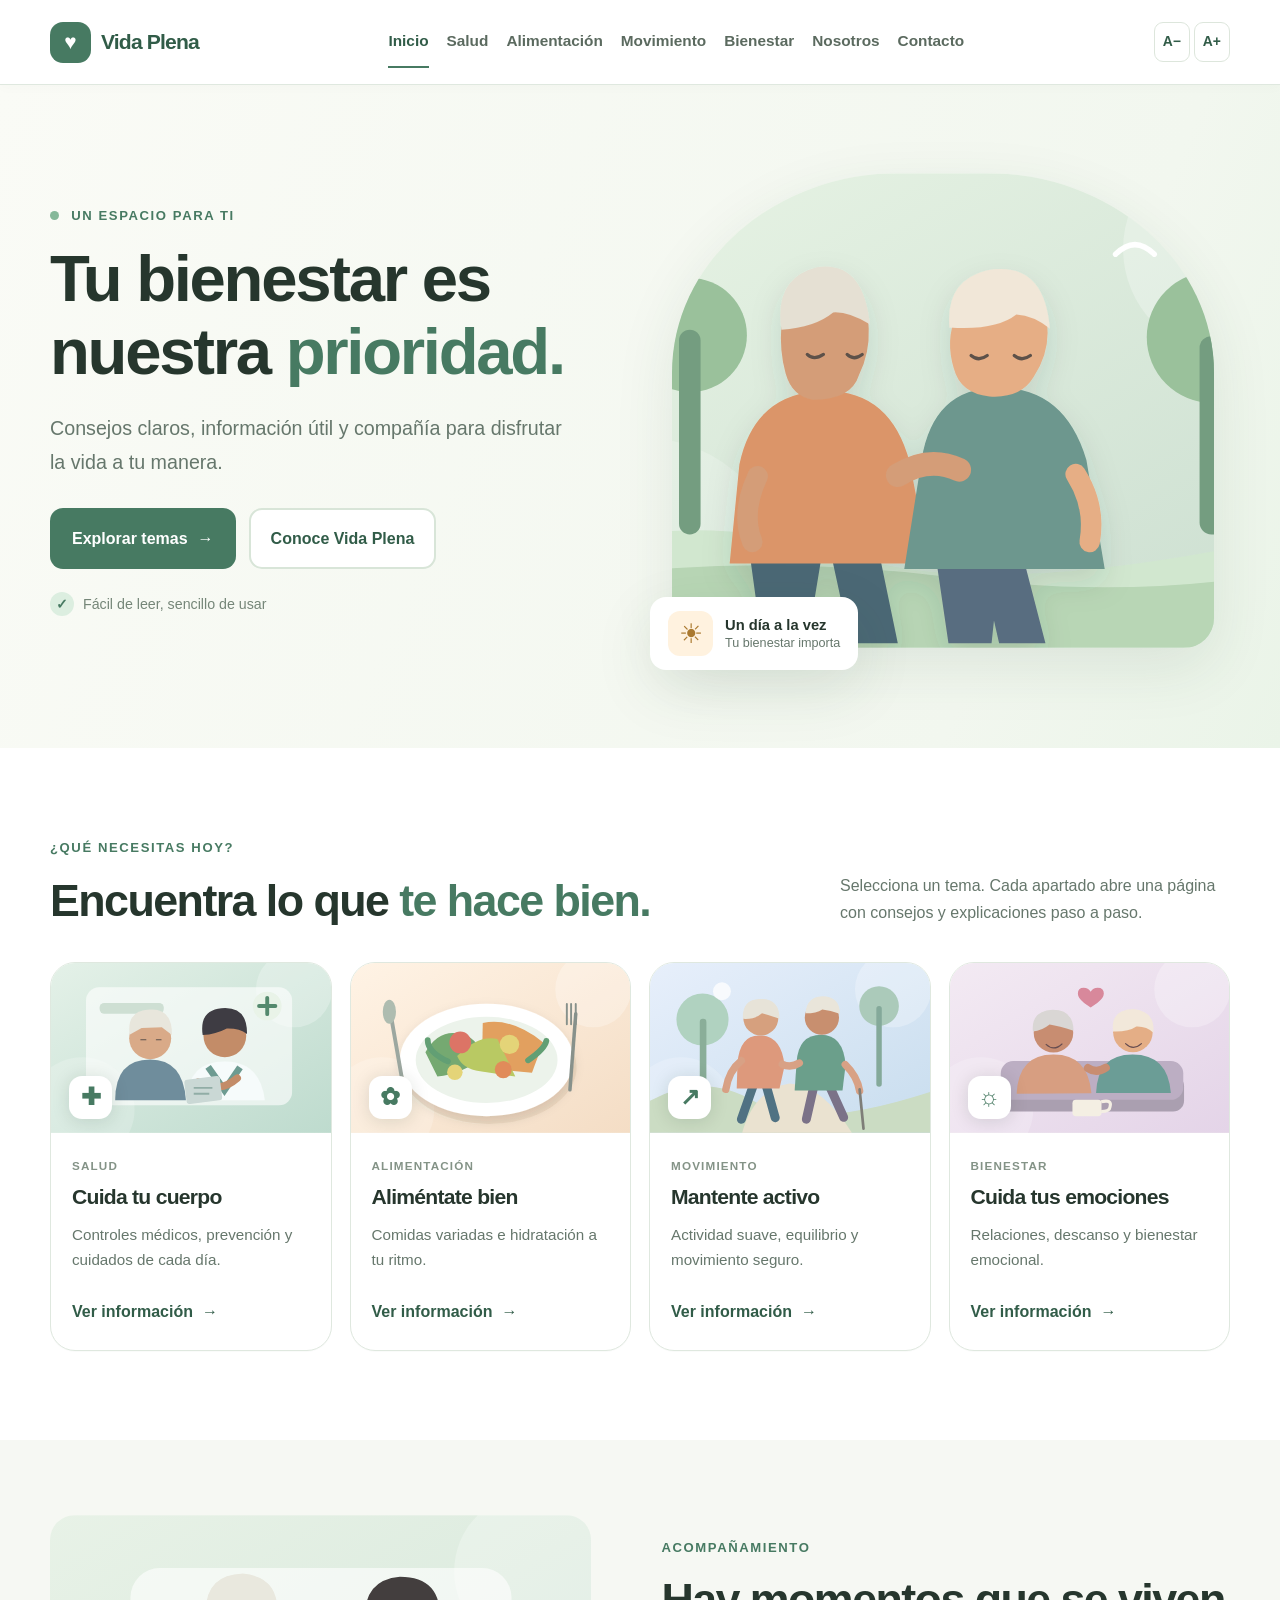
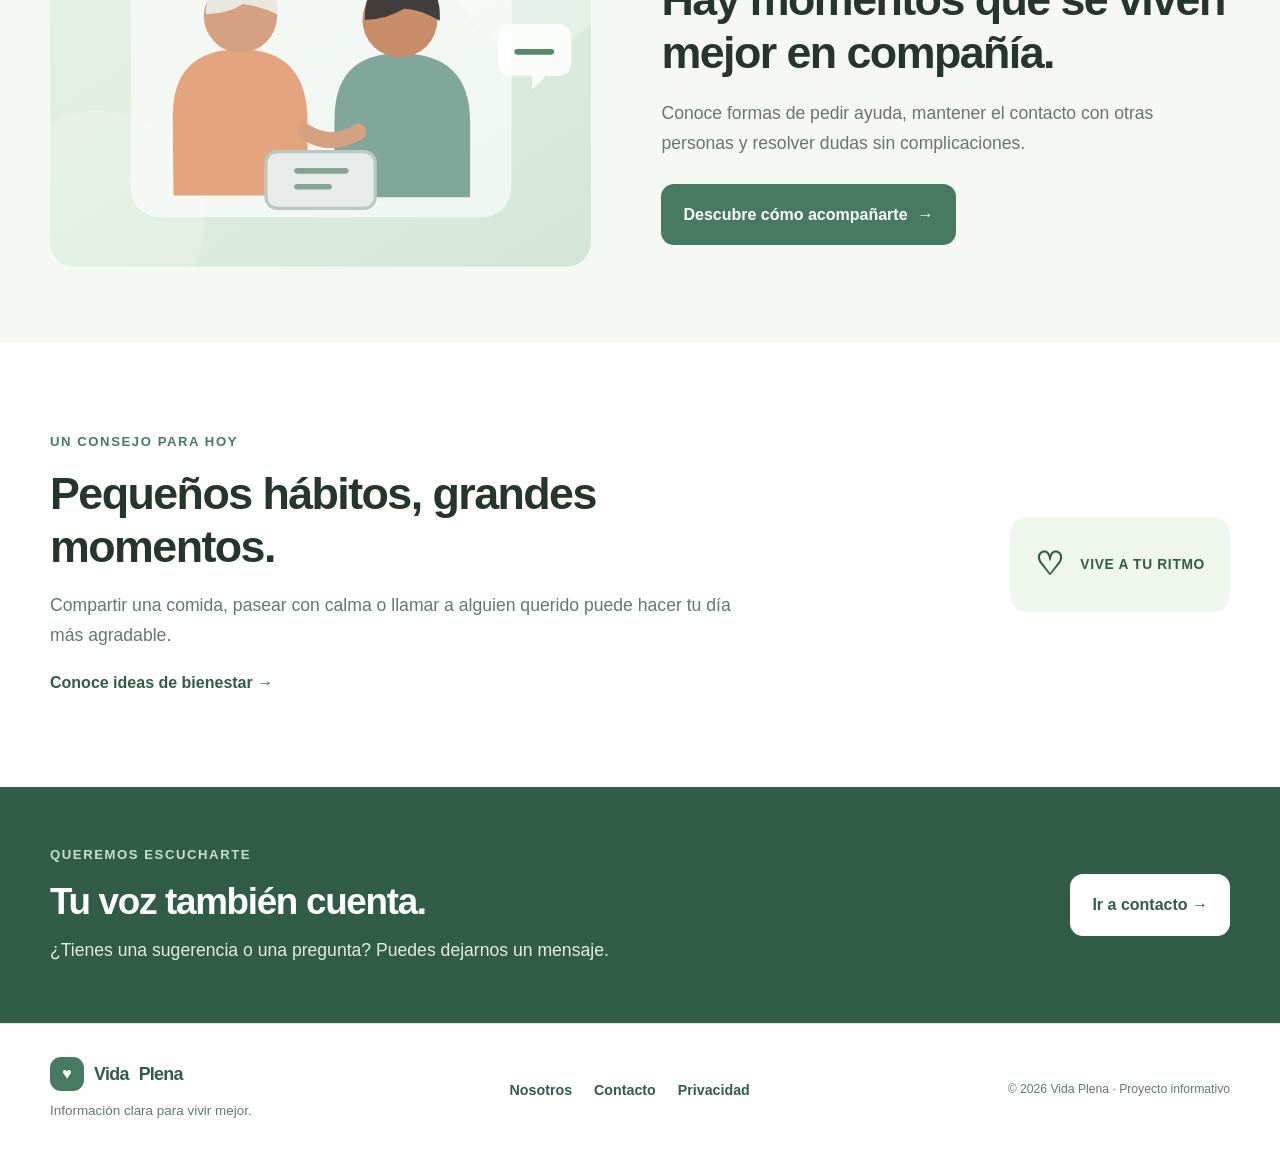
<file: index.html>
<!doctype html><html lang="es"><head><meta charset="utf-8"><meta name="viewport" content="width=device-width, initial-scale=1"><meta name="theme-color" content="#f8faf6"><meta name="description" content="Vida Plena: salud, alimentación, movimiento, bienestar y acompañamiento para personas mayores."><title>Inicio | Vida Plena</title><link rel="icon" type="image/svg+xml" href="assets/favicon.svg"><link rel="stylesheet" href="styles.css"><script src="app.js" defer></script></head><body><a href="#contenido" class="skip-link">Saltar al contenido</a><header class="site-header"><div class="container header-inner"><a class="brand" href="index.html" aria-label="Vida Plena, página de inicio"><span class="brand-icon" aria-hidden="true">♥</span><span>Vida <strong>Plena</strong></span></a><nav class="main-nav" id="nav" aria-label="Navegación principal"><a href="index.html" aria-current="page" class="active">Inicio</a><a href="salud.html">Salud</a><a href="alimentacion.html">Alimentación</a><a href="movimiento.html">Movimiento</a><a href="bienestar.html">Bienestar</a><a href="nosotros.html">Nosotros</a><a href="contacto.html">Contacto</a></nav><div class="header-tools"><div class="font-controls" aria-label="Tamaño del texto"><button type="button" class="font-button" id="font-minus" aria-label="Disminuir tamaño de letra" title="Letra más pequeña">A−</button><button type="button" class="font-button" id="font-plus" aria-label="Aumentar tamaño de letra" title="Letra más grande">A+</button></div><button class="menu-button" id="menu-button" type="button" aria-controls="nav" aria-expanded="false"><span aria-hidden="true">☰</span> Menú</button></div></div></header><main id="contenido"><section class="hero"><div class="container hero-grid"><div class="hero-copy"><div class="kicker"><span class="dot"></span> UN ESPACIO PARA TI</div><h1>Tu bienestar es nuestra <em>prioridad.</em></h1><p class="lead">Consejos claros, información útil y compañía para disfrutar la vida a tu manera.</p><div class="button-row"><a href="#temas" class="button button-primary">Explorar temas <span aria-hidden="true">→</span></a><a href="nosotros.html" class="button button-outline">Conoce Vida Plena</a></div><div class="hero-note"><span aria-hidden="true">✓</span> Fácil de leer, sencillo de usar</div></div><div class="hero-media"><img src="assets/portada.svg" alt="Ilustración de dos personas mayores compartiendo un momento tranquilo en un parque"><div class="hero-tag"><span class="sun" aria-hidden="true">☀</span><div><b>Un día a la vez</b><small>Tu bienestar importa</small></div></div></div></div></section>
<section class="section container" id="temas"><div class="section-title"><div><div class="kicker">¿QUÉ NECESITAS HOY?</div><h2>Encuentra lo que <em>te hace bien.</em></h2></div><p>Selecciona un tema. Cada apartado abre una página con consejos y explicaciones paso a paso.</p></div><div class="topic-grid"><a href="salud.html" class="topic-card"><div class="topic-art"><img src="assets/salud.svg" alt="" loading="lazy"><span class="topic-icon" aria-hidden="true">✚</span></div><div class="topic-body"><small>SALUD</small><h3>Cuida tu cuerpo</h3><p>Controles médicos, prevención y cuidados de cada día.</p><span class="text-link">Ver información <span aria-hidden="true">→</span></span></div></a><a href="alimentacion.html" class="topic-card"><div class="topic-art"><img src="assets/alimentacion.svg" alt="" loading="lazy"><span class="topic-icon" aria-hidden="true">✿</span></div><div class="topic-body"><small>ALIMENTACIÓN</small><h3>Aliméntate bien</h3><p>Comidas variadas e hidratación a tu ritmo.</p><span class="text-link">Ver información <span aria-hidden="true">→</span></span></div></a><a href="movimiento.html" class="topic-card"><div class="topic-art"><img src="assets/movimiento.svg" alt="" loading="lazy"><span class="topic-icon" aria-hidden="true">↗</span></div><div class="topic-body"><small>MOVIMIENTO</small><h3>Mantente activo</h3><p>Actividad suave, equilibrio y movimiento seguro.</p><span class="text-link">Ver información <span aria-hidden="true">→</span></span></div></a><a href="bienestar.html" class="topic-card"><div class="topic-art"><img src="assets/bienestar.svg" alt="" loading="lazy"><span class="topic-icon" aria-hidden="true">☼</span></div><div class="topic-body"><small>BIENESTAR</small><h3>Cuida tus emociones</h3><p>Relaciones, descanso y bienestar emocional.</p><span class="text-link">Ver información <span aria-hidden="true">→</span></span></div></a></div></section>
<section class="soft-section"><div class="container spotlight"><div class="spotlight-art"><img src="assets/acompanamiento.svg" alt="Ilustración de dos personas conversando y compartiendo un momento de apoyo" loading="lazy"></div><div><div class="kicker">ACOMPAÑAMIENTO</div><h2>Hay momentos que se viven mejor en compañía.</h2><p>Conoce formas de pedir ayuda, mantener el contacto con otras personas y resolver dudas sin complicaciones.</p><a href="acompanamiento.html" class="button button-primary">Descubre cómo acompañarte <span aria-hidden="true">→</span></a></div></div></section>
<section class="section container tip"><div><div class="kicker">UN CONSEJO PARA HOY</div><h2>Pequeños hábitos, grandes momentos.</h2><p>Compartir una comida, pasear con calma o llamar a alguien querido puede hacer tu día más agradable.</p><a class="text-link" href="bienestar.html">Conoce ideas de bienestar →</a></div><div class="tip-badge" aria-hidden="true"><span>♡</span> VIVE A TU RITMO</div></section>
<section class="band"><div class="container band-inner"><div><div class="kicker">QUEREMOS ESCUCHARTE</div><h2>Tu voz también cuenta.</h2><p>¿Tienes una sugerencia o una pregunta? Puedes dejarnos un mensaje.</p></div><a href="contacto.html" class="button button-light">Ir a contacto →</a></div></section></main><footer class="site-footer"><div class="container footer-flex"><div><a class="brand footer-brand" href="index.html"><span class="brand-icon" aria-hidden="true">♥</span> Vida <strong>Plena</strong></a><p>Información clara para vivir mejor.</p></div><div class="footer-links"><a href="nosotros.html">Nosotros</a><a href="contacto.html">Contacto</a><a href="privacidad.html">Privacidad</a></div><small>© 2026 Vida Plena · Proyecto informativo</small></div></footer></body></html>
</file>
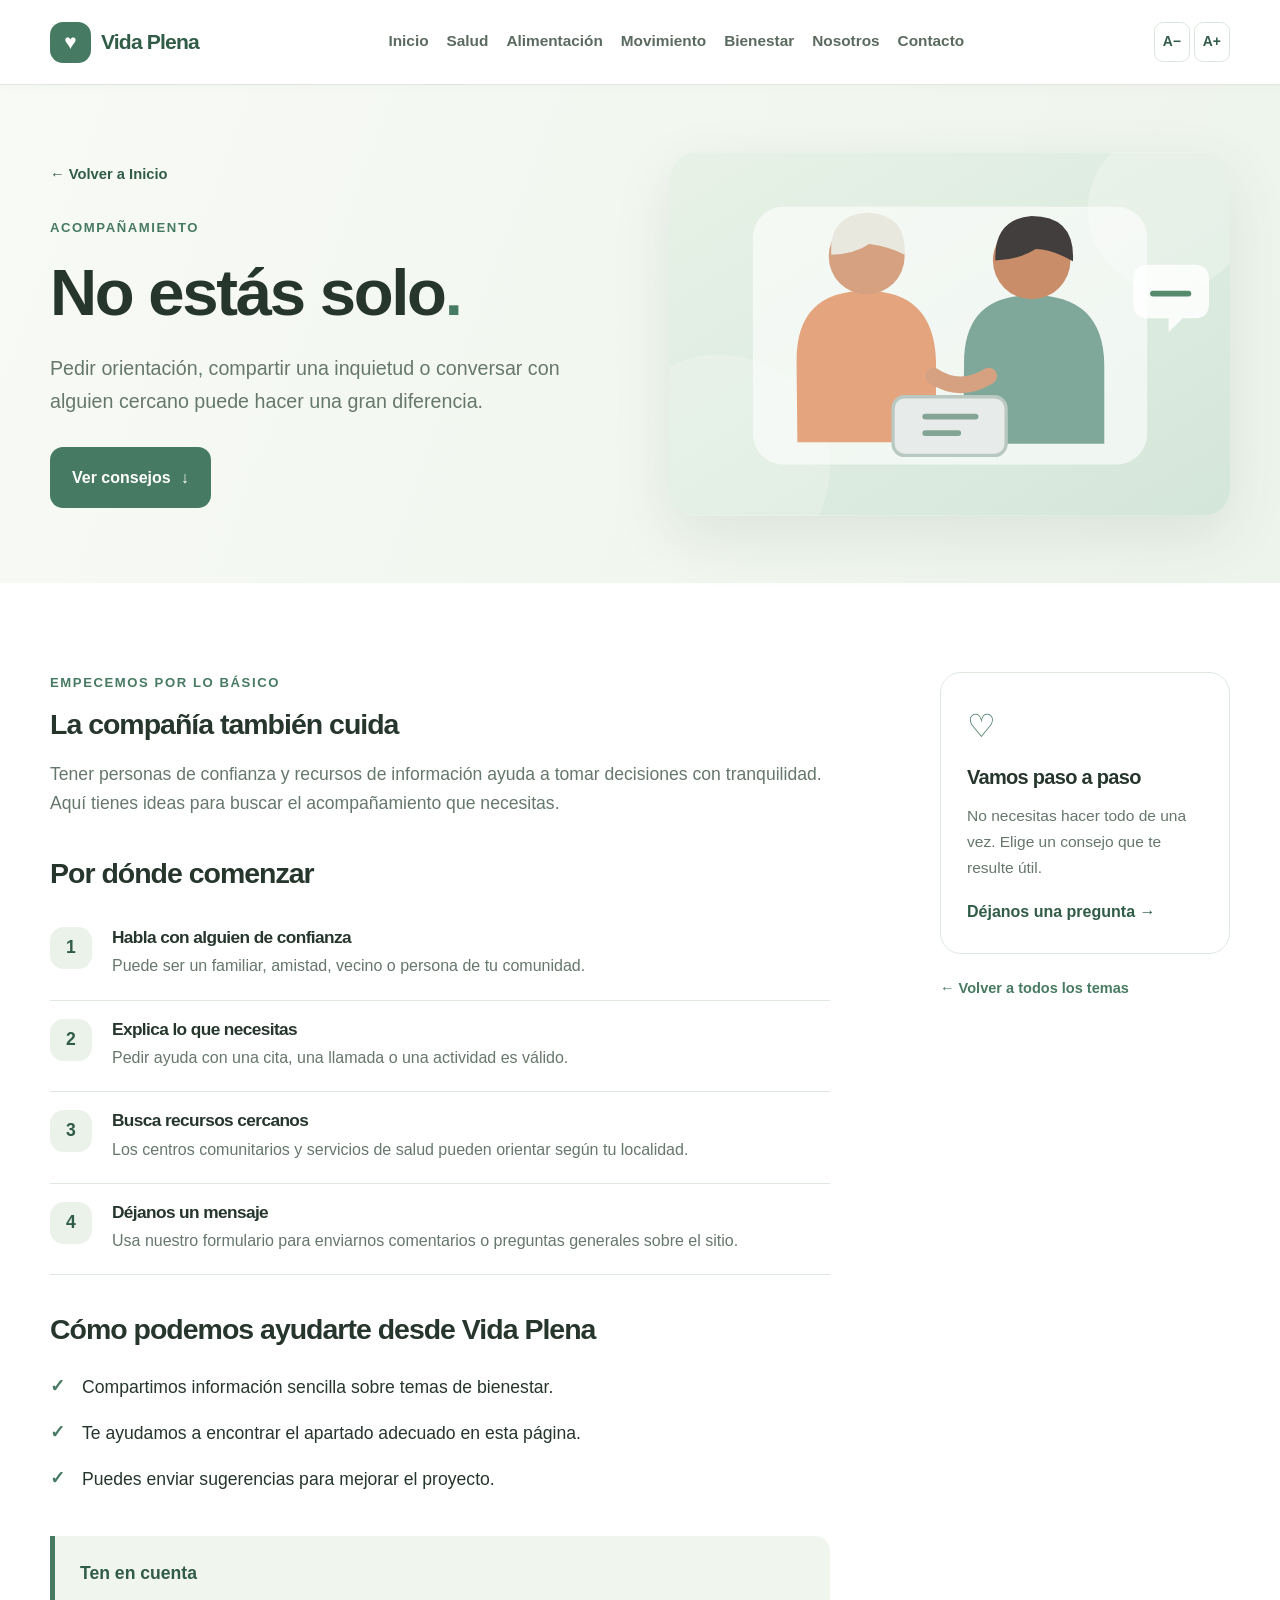
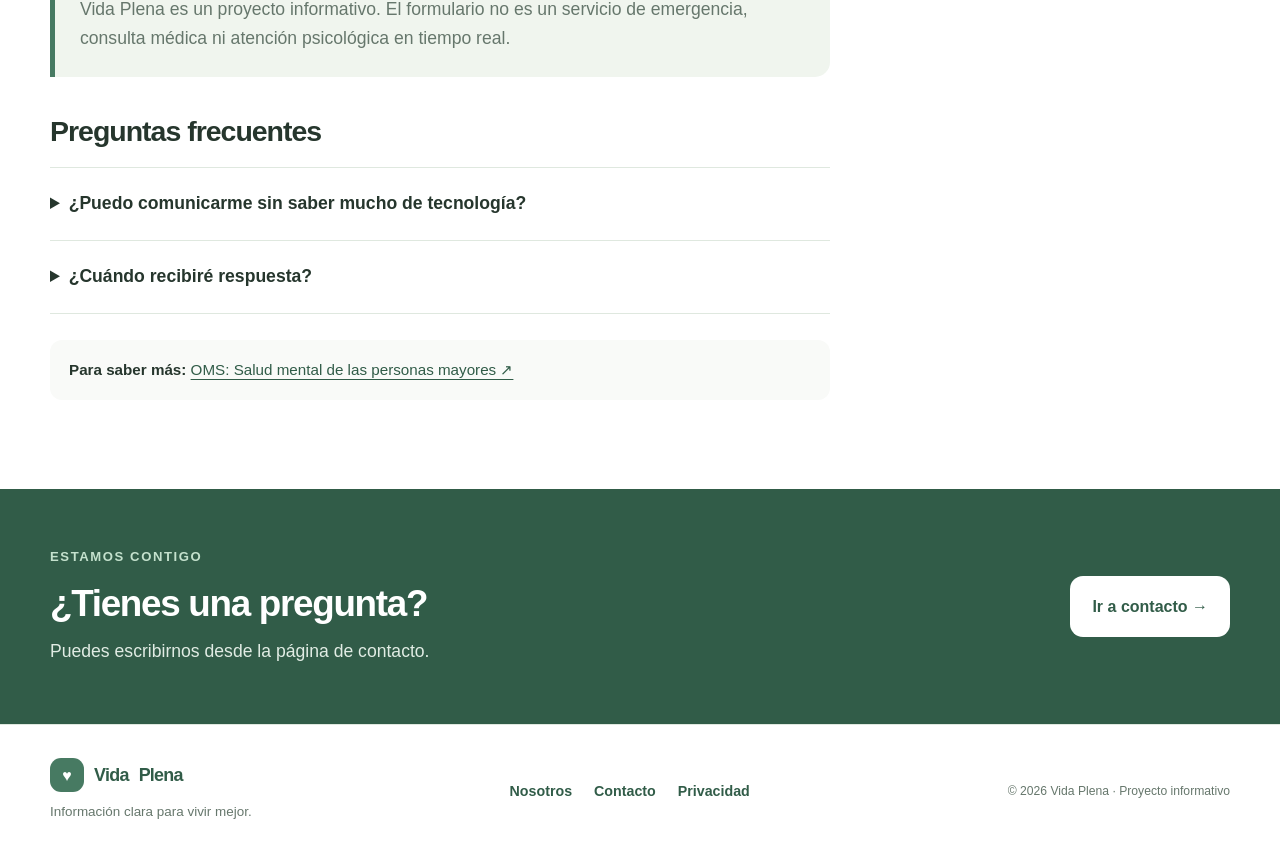
<file: acompanamiento.html>
<!doctype html><html lang="es"><head><meta charset="utf-8"><meta name="viewport" content="width=device-width, initial-scale=1"><meta name="theme-color" content="#f8faf6"><meta name="description" content="Pedir orientación, compartir una inquietud o conversar con alguien cercano puede hacer una gran diferencia."><title>No estás solo | Vida Plena</title><link rel="icon" type="image/svg+xml" href="assets/favicon.svg"><link rel="stylesheet" href="styles.css"><script src="app.js" defer></script></head><body><a href="#contenido" class="skip-link">Saltar al contenido</a><header class="site-header"><div class="container header-inner"><a class="brand" href="index.html" aria-label="Vida Plena, página de inicio"><span class="brand-icon" aria-hidden="true">♥</span><span>Vida <strong>Plena</strong></span></a><nav class="main-nav" id="nav" aria-label="Navegación principal"><a href="index.html">Inicio</a><a href="salud.html">Salud</a><a href="alimentacion.html">Alimentación</a><a href="movimiento.html">Movimiento</a><a href="bienestar.html">Bienestar</a><a href="nosotros.html">Nosotros</a><a href="contacto.html">Contacto</a></nav><div class="header-tools"><div class="font-controls" aria-label="Tamaño del texto"><button type="button" class="font-button" id="font-minus" aria-label="Disminuir tamaño de letra" title="Letra más pequeña">A−</button><button type="button" class="font-button" id="font-plus" aria-label="Aumentar tamaño de letra" title="Letra más grande">A+</button></div><button class="menu-button" id="menu-button" type="button" aria-controls="nav" aria-expanded="false"><span aria-hidden="true">☰</span> Menú</button></div></div></header><main id="contenido"><section class="page-hero"><div class="container page-hero-grid"><div><a class="back-link" href="index.html">← Volver a Inicio</a><div class="kicker">ACOMPAÑAMIENTO</div><h1>No estás solo<span class="period">.</span></h1><p class="lead">Pedir orientación, compartir una inquietud o conversar con alguien cercano puede hacer una gran diferencia.</p><a href="#consejos" class="button button-primary">Ver consejos <span aria-hidden="true">↓</span></a></div><img class="page-hero-img" src="assets/acompanamiento.svg" alt="Ilustración relacionada con acompañamiento"></div></section><section class="section container" id="consejos"><div class="reading-layout"><div class="reading-body"><div class="kicker">EMPECEMOS POR LO BÁSICO</div><h2>La compañía también cuida</h2><p class="intro-copy">Tener personas de confianza y recursos de información ayuda a tomar decisiones con tranquilidad. Aquí tienes ideas para buscar el acompañamiento que necesitas.</p><h2>Por dónde comenzar</h2><ol class="step-list"><li class="step"><span class="step-num" aria-hidden="true">1</span><div><h3>Habla con alguien de confianza</h3><p>Puede ser un familiar, amistad, vecino o persona de tu comunidad.</p></div></li><li class="step"><span class="step-num" aria-hidden="true">2</span><div><h3>Explica lo que necesitas</h3><p>Pedir ayuda con una cita, una llamada o una actividad es válido.</p></div></li><li class="step"><span class="step-num" aria-hidden="true">3</span><div><h3>Busca recursos cercanos</h3><p>Los centros comunitarios y servicios de salud pueden orientar según tu localidad.</p></div></li><li class="step"><span class="step-num" aria-hidden="true">4</span><div><h3>Déjanos un mensaje</h3><p>Usa nuestro formulario para enviarnos comentarios o preguntas generales sobre el sitio.</p></div></li></ol><h2>Cómo podemos ayudarte desde Vida Plena</h2><ul class="check-list"><li>Compartimos información sencilla sobre temas de bienestar.</li><li>Te ayudamos a encontrar el apartado adecuado en esta página.</li><li>Puedes enviar sugerencias para mejorar el proyecto.</li></ul><div class="info-alert"><strong>Ten en cuenta</strong><p>Vida Plena es un proyecto informativo. El formulario no es un servicio de emergencia, consulta médica ni atención psicológica en tiempo real.</p></div><h2>Preguntas frecuentes</h2><div class="faqs"><details><summary>¿Puedo comunicarme sin saber mucho de tecnología?</summary><p>Sí. En la página de contacto encontrarás un formulario con campos sencillos y explicaciones.</p></details><details><summary>¿Cuándo recibiré respuesta?</summary><p>Este prototipo guarda mensajes en el equipo que ejecuta el servidor. El responsable del sitio debe revisar y responderlos; no podemos prometer un tiempo de respuesta.</p></details></div><div class="source-box"><b>Para saber más:</b> <a href="https://www.who.int/es/news-room/fact-sheets/detail/mental-health-of-older-adults" rel="noopener noreferrer" target="_blank">OMS: Salud mental de las personas mayores ↗</a></div></div><aside class="reading-aside"><div class="aside-card"><span class="aside-icon">♡</span><h3>Vamos paso a paso</h3><p>No necesitas hacer todo de una vez. Elige un consejo que te resulte útil.</p><a class="text-link" href="contacto.html">Déjanos una pregunta →</a></div><a class="aside-back" href="index.html">← Volver a todos los temas</a></aside></div></section><section class="band"><div class="container band-inner"><div><div class="kicker">ESTAMOS CONTIGO</div><h2>¿Tienes una pregunta?</h2><p>Puedes escribirnos desde la página de contacto.</p></div><a class="button button-light" href="contacto.html">Ir a contacto →</a></div></section></main><footer class="site-footer"><div class="container footer-flex"><div><a class="brand footer-brand" href="index.html"><span class="brand-icon" aria-hidden="true">♥</span> Vida <strong>Plena</strong></a><p>Información clara para vivir mejor.</p></div><div class="footer-links"><a href="nosotros.html">Nosotros</a><a href="contacto.html">Contacto</a><a href="privacidad.html">Privacidad</a></div><small>© 2026 Vida Plena · Proyecto informativo</small></div></footer></body></html>
</file>
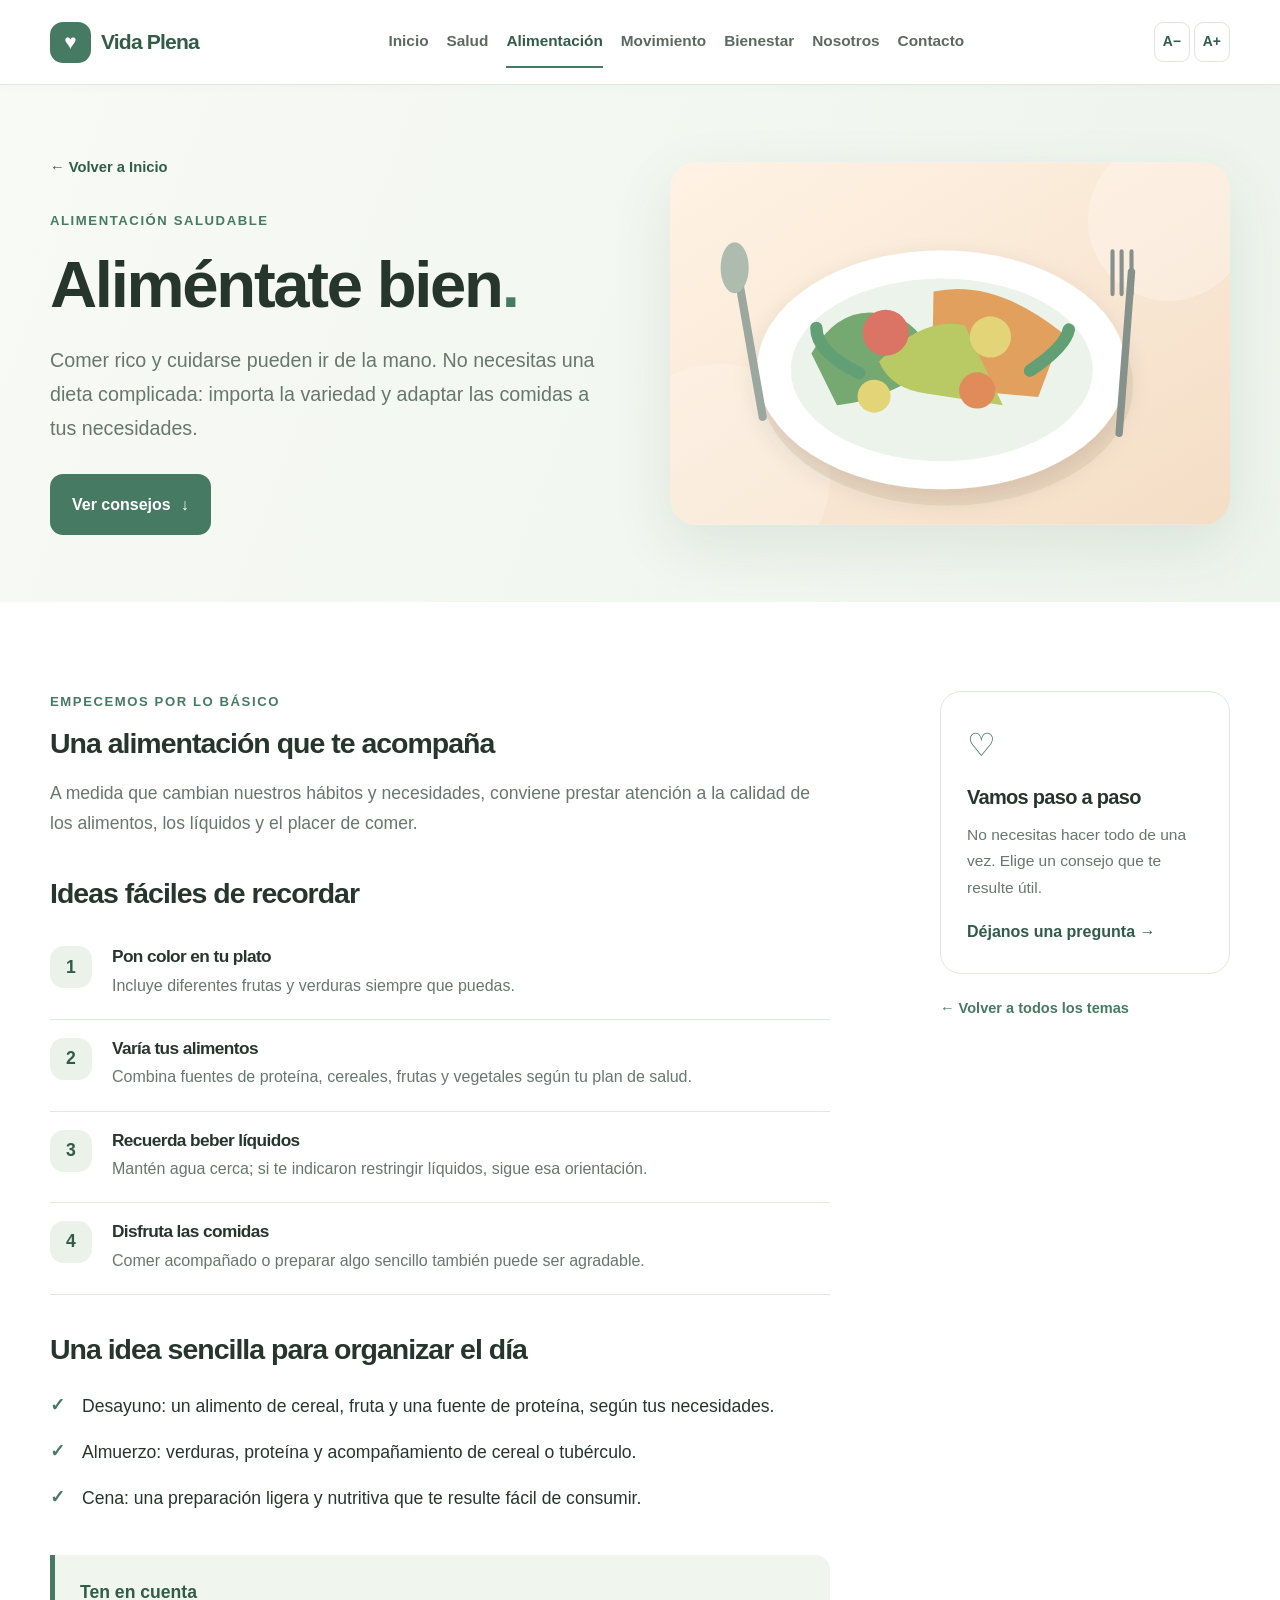
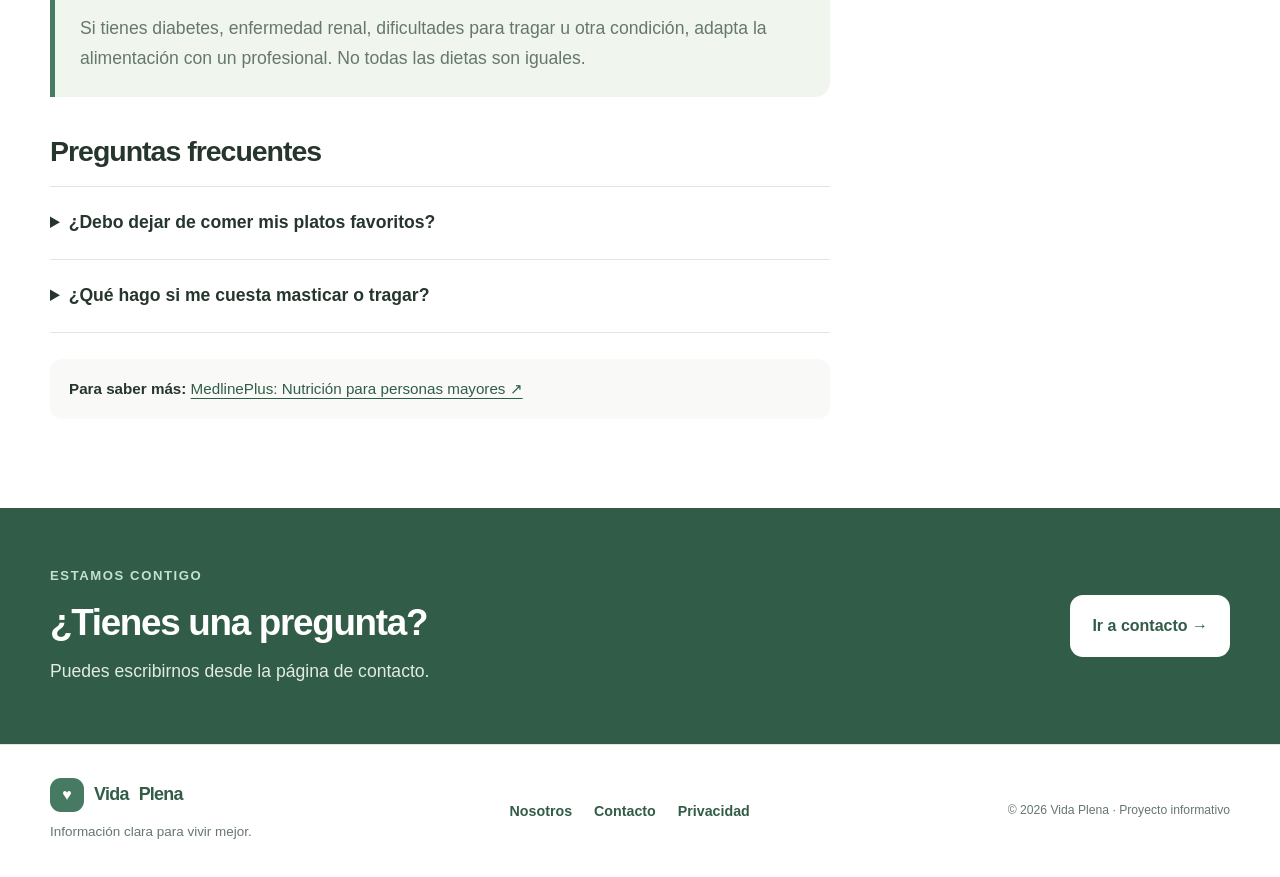
<file: alimentacion.html>
<!doctype html><html lang="es"><head><meta charset="utf-8"><meta name="viewport" content="width=device-width, initial-scale=1"><meta name="theme-color" content="#f8faf6"><meta name="description" content="Comer rico y cuidarse pueden ir de la mano. No necesitas una dieta complicada: importa la variedad y adaptar las comidas a tus necesidades."><title>Aliméntate bien | Vida Plena</title><link rel="icon" type="image/svg+xml" href="assets/favicon.svg"><link rel="stylesheet" href="styles.css"><script src="app.js" defer></script></head><body><a href="#contenido" class="skip-link">Saltar al contenido</a><header class="site-header"><div class="container header-inner"><a class="brand" href="index.html" aria-label="Vida Plena, página de inicio"><span class="brand-icon" aria-hidden="true">♥</span><span>Vida <strong>Plena</strong></span></a><nav class="main-nav" id="nav" aria-label="Navegación principal"><a href="index.html">Inicio</a><a href="salud.html">Salud</a><a href="alimentacion.html" aria-current="page" class="active">Alimentación</a><a href="movimiento.html">Movimiento</a><a href="bienestar.html">Bienestar</a><a href="nosotros.html">Nosotros</a><a href="contacto.html">Contacto</a></nav><div class="header-tools"><div class="font-controls" aria-label="Tamaño del texto"><button type="button" class="font-button" id="font-minus" aria-label="Disminuir tamaño de letra" title="Letra más pequeña">A−</button><button type="button" class="font-button" id="font-plus" aria-label="Aumentar tamaño de letra" title="Letra más grande">A+</button></div><button class="menu-button" id="menu-button" type="button" aria-controls="nav" aria-expanded="false"><span aria-hidden="true">☰</span> Menú</button></div></div></header><main id="contenido"><section class="page-hero"><div class="container page-hero-grid"><div><a class="back-link" href="index.html">← Volver a Inicio</a><div class="kicker">ALIMENTACIÓN SALUDABLE</div><h1>Aliméntate bien<span class="period">.</span></h1><p class="lead">Comer rico y cuidarse pueden ir de la mano. No necesitas una dieta complicada: importa la variedad y adaptar las comidas a tus necesidades.</p><a href="#consejos" class="button button-primary">Ver consejos <span aria-hidden="true">↓</span></a></div><img class="page-hero-img" src="assets/alimentacion.svg" alt="Ilustración relacionada con alimentación saludable"></div></section><section class="section container" id="consejos"><div class="reading-layout"><div class="reading-body"><div class="kicker">EMPECEMOS POR LO BÁSICO</div><h2>Una alimentación que te acompaña</h2><p class="intro-copy">A medida que cambian nuestros hábitos y necesidades, conviene prestar atención a la calidad de los alimentos, los líquidos y el placer de comer.</p><h2>Ideas fáciles de recordar</h2><ol class="step-list"><li class="step"><span class="step-num" aria-hidden="true">1</span><div><h3>Pon color en tu plato</h3><p>Incluye diferentes frutas y verduras siempre que puedas.</p></div></li><li class="step"><span class="step-num" aria-hidden="true">2</span><div><h3>Varía tus alimentos</h3><p>Combina fuentes de proteína, cereales, frutas y vegetales según tu plan de salud.</p></div></li><li class="step"><span class="step-num" aria-hidden="true">3</span><div><h3>Recuerda beber líquidos</h3><p>Mantén agua cerca; si te indicaron restringir líquidos, sigue esa orientación.</p></div></li><li class="step"><span class="step-num" aria-hidden="true">4</span><div><h3>Disfruta las comidas</h3><p>Comer acompañado o preparar algo sencillo también puede ser agradable.</p></div></li></ol><h2>Una idea sencilla para organizar el día</h2><ul class="check-list"><li>Desayuno: un alimento de cereal, fruta y una fuente de proteína, según tus necesidades.</li><li>Almuerzo: verduras, proteína y acompañamiento de cereal o tubérculo.</li><li>Cena: una preparación ligera y nutritiva que te resulte fácil de consumir.</li></ul><div class="info-alert"><strong>Ten en cuenta</strong><p>Si tienes diabetes, enfermedad renal, dificultades para tragar u otra condición, adapta la alimentación con un profesional. No todas las dietas son iguales.</p></div><h2>Preguntas frecuentes</h2><div class="faqs"><details><summary>¿Debo dejar de comer mis platos favoritos?</summary><p>No siempre. Muchas recetas pueden ajustarse en porciones o ingredientes según tus necesidades.</p></details><details><summary>¿Qué hago si me cuesta masticar o tragar?</summary><p>Consulta con tu profesional de salud. Puede ser importante adaptar la textura de los alimentos.</p></details></div><div class="source-box"><b>Para saber más:</b> <a href="https://medlineplus.gov/spanish/nutritionforolderadults.html" rel="noopener noreferrer" target="_blank">MedlinePlus: Nutrición para personas mayores ↗</a></div></div><aside class="reading-aside"><div class="aside-card"><span class="aside-icon">♡</span><h3>Vamos paso a paso</h3><p>No necesitas hacer todo de una vez. Elige un consejo que te resulte útil.</p><a class="text-link" href="contacto.html">Déjanos una pregunta →</a></div><a class="aside-back" href="index.html">← Volver a todos los temas</a></aside></div></section><section class="band"><div class="container band-inner"><div><div class="kicker">ESTAMOS CONTIGO</div><h2>¿Tienes una pregunta?</h2><p>Puedes escribirnos desde la página de contacto.</p></div><a class="button button-light" href="contacto.html">Ir a contacto →</a></div></section></main><footer class="site-footer"><div class="container footer-flex"><div><a class="brand footer-brand" href="index.html"><span class="brand-icon" aria-hidden="true">♥</span> Vida <strong>Plena</strong></a><p>Información clara para vivir mejor.</p></div><div class="footer-links"><a href="nosotros.html">Nosotros</a><a href="contacto.html">Contacto</a><a href="privacidad.html">Privacidad</a></div><small>© 2026 Vida Plena · Proyecto informativo</small></div></footer></body></html>
</file>
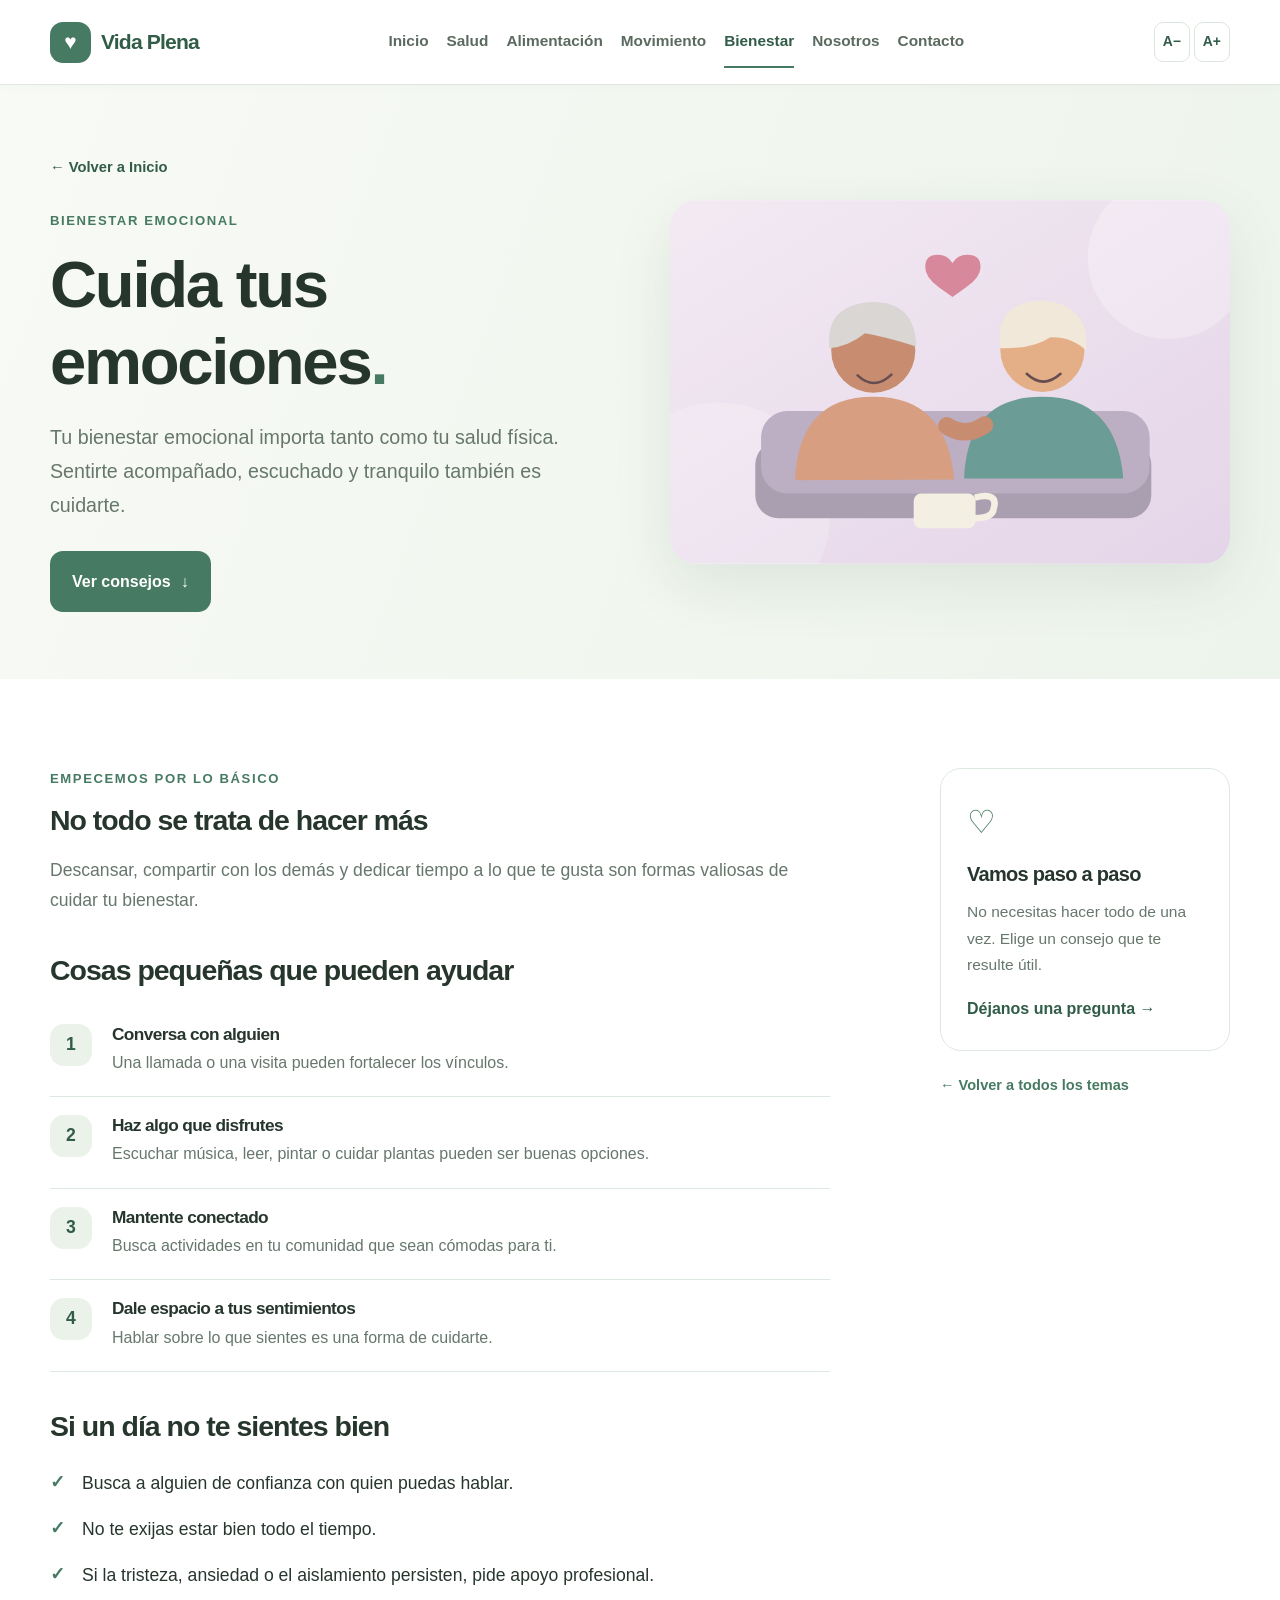
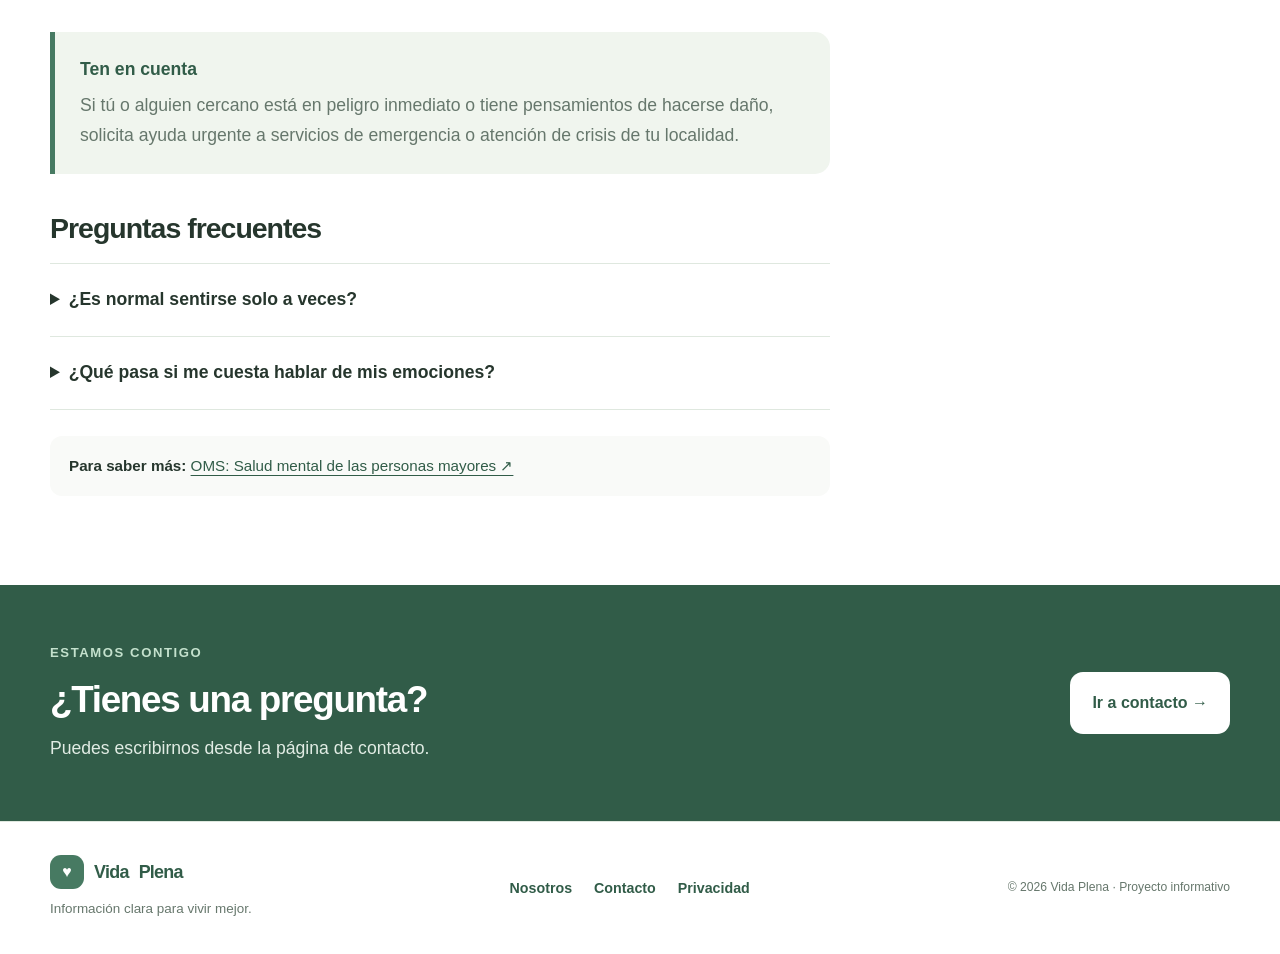
<file: bienestar.html>
<!doctype html><html lang="es"><head><meta charset="utf-8"><meta name="viewport" content="width=device-width, initial-scale=1"><meta name="theme-color" content="#f8faf6"><meta name="description" content="Tu bienestar emocional importa tanto como tu salud física. Sentirte acompañado, escuchado y tranquilo también es cuidarte."><title>Cuida tus emociones | Vida Plena</title><link rel="icon" type="image/svg+xml" href="assets/favicon.svg"><link rel="stylesheet" href="styles.css"><script src="app.js" defer></script></head><body><a href="#contenido" class="skip-link">Saltar al contenido</a><header class="site-header"><div class="container header-inner"><a class="brand" href="index.html" aria-label="Vida Plena, página de inicio"><span class="brand-icon" aria-hidden="true">♥</span><span>Vida <strong>Plena</strong></span></a><nav class="main-nav" id="nav" aria-label="Navegación principal"><a href="index.html">Inicio</a><a href="salud.html">Salud</a><a href="alimentacion.html">Alimentación</a><a href="movimiento.html">Movimiento</a><a href="bienestar.html" aria-current="page" class="active">Bienestar</a><a href="nosotros.html">Nosotros</a><a href="contacto.html">Contacto</a></nav><div class="header-tools"><div class="font-controls" aria-label="Tamaño del texto"><button type="button" class="font-button" id="font-minus" aria-label="Disminuir tamaño de letra" title="Letra más pequeña">A−</button><button type="button" class="font-button" id="font-plus" aria-label="Aumentar tamaño de letra" title="Letra más grande">A+</button></div><button class="menu-button" id="menu-button" type="button" aria-controls="nav" aria-expanded="false"><span aria-hidden="true">☰</span> Menú</button></div></div></header><main id="contenido"><section class="page-hero"><div class="container page-hero-grid"><div><a class="back-link" href="index.html">← Volver a Inicio</a><div class="kicker">BIENESTAR EMOCIONAL</div><h1>Cuida tus emociones<span class="period">.</span></h1><p class="lead">Tu bienestar emocional importa tanto como tu salud física. Sentirte acompañado, escuchado y tranquilo también es cuidarte.</p><a href="#consejos" class="button button-primary">Ver consejos <span aria-hidden="true">↓</span></a></div><img class="page-hero-img" src="assets/bienestar.svg" alt="Ilustración relacionada con bienestar emocional"></div></section><section class="section container" id="consejos"><div class="reading-layout"><div class="reading-body"><div class="kicker">EMPECEMOS POR LO BÁSICO</div><h2>No todo se trata de hacer más</h2><p class="intro-copy">Descansar, compartir con los demás y dedicar tiempo a lo que te gusta son formas valiosas de cuidar tu bienestar.</p><h2>Cosas pequeñas que pueden ayudar</h2><ol class="step-list"><li class="step"><span class="step-num" aria-hidden="true">1</span><div><h3>Conversa con alguien</h3><p>Una llamada o una visita pueden fortalecer los vínculos.</p></div></li><li class="step"><span class="step-num" aria-hidden="true">2</span><div><h3>Haz algo que disfrutes</h3><p>Escuchar música, leer, pintar o cuidar plantas pueden ser buenas opciones.</p></div></li><li class="step"><span class="step-num" aria-hidden="true">3</span><div><h3>Mantente conectado</h3><p>Busca actividades en tu comunidad que sean cómodas para ti.</p></div></li><li class="step"><span class="step-num" aria-hidden="true">4</span><div><h3>Dale espacio a tus sentimientos</h3><p>Hablar sobre lo que sientes es una forma de cuidarte.</p></div></li></ol><h2>Si un día no te sientes bien</h2><ul class="check-list"><li>Busca a alguien de confianza con quien puedas hablar.</li><li>No te exijas estar bien todo el tiempo.</li><li>Si la tristeza, ansiedad o el aislamiento persisten, pide apoyo profesional.</li></ul><div class="info-alert"><strong>Ten en cuenta</strong><p>Si tú o alguien cercano está en peligro inmediato o tiene pensamientos de hacerse daño, solicita ayuda urgente a servicios de emergencia o atención de crisis de tu localidad.</p></div><h2>Preguntas frecuentes</h2><div class="faqs"><details><summary>¿Es normal sentirse solo a veces?</summary><p>Puede ocurrir. Si esa sensación es frecuente o afecta tu vida diaria, buscar apoyo puede ayudarte.</p></details><details><summary>¿Qué pasa si me cuesta hablar de mis emociones?</summary><p>Puedes comenzar con algo pequeño: una conversación breve, una nota o una cita con un profesional.</p></details></div><div class="source-box"><b>Para saber más:</b> <a href="https://www.who.int/es/news-room/fact-sheets/detail/mental-health-of-older-adults" rel="noopener noreferrer" target="_blank">OMS: Salud mental de las personas mayores ↗</a></div></div><aside class="reading-aside"><div class="aside-card"><span class="aside-icon">♡</span><h3>Vamos paso a paso</h3><p>No necesitas hacer todo de una vez. Elige un consejo que te resulte útil.</p><a class="text-link" href="contacto.html">Déjanos una pregunta →</a></div><a class="aside-back" href="index.html">← Volver a todos los temas</a></aside></div></section><section class="band"><div class="container band-inner"><div><div class="kicker">ESTAMOS CONTIGO</div><h2>¿Tienes una pregunta?</h2><p>Puedes escribirnos desde la página de contacto.</p></div><a class="button button-light" href="contacto.html">Ir a contacto →</a></div></section></main><footer class="site-footer"><div class="container footer-flex"><div><a class="brand footer-brand" href="index.html"><span class="brand-icon" aria-hidden="true">♥</span> Vida <strong>Plena</strong></a><p>Información clara para vivir mejor.</p></div><div class="footer-links"><a href="nosotros.html">Nosotros</a><a href="contacto.html">Contacto</a><a href="privacidad.html">Privacidad</a></div><small>© 2026 Vida Plena · Proyecto informativo</small></div></footer></body></html>
</file>
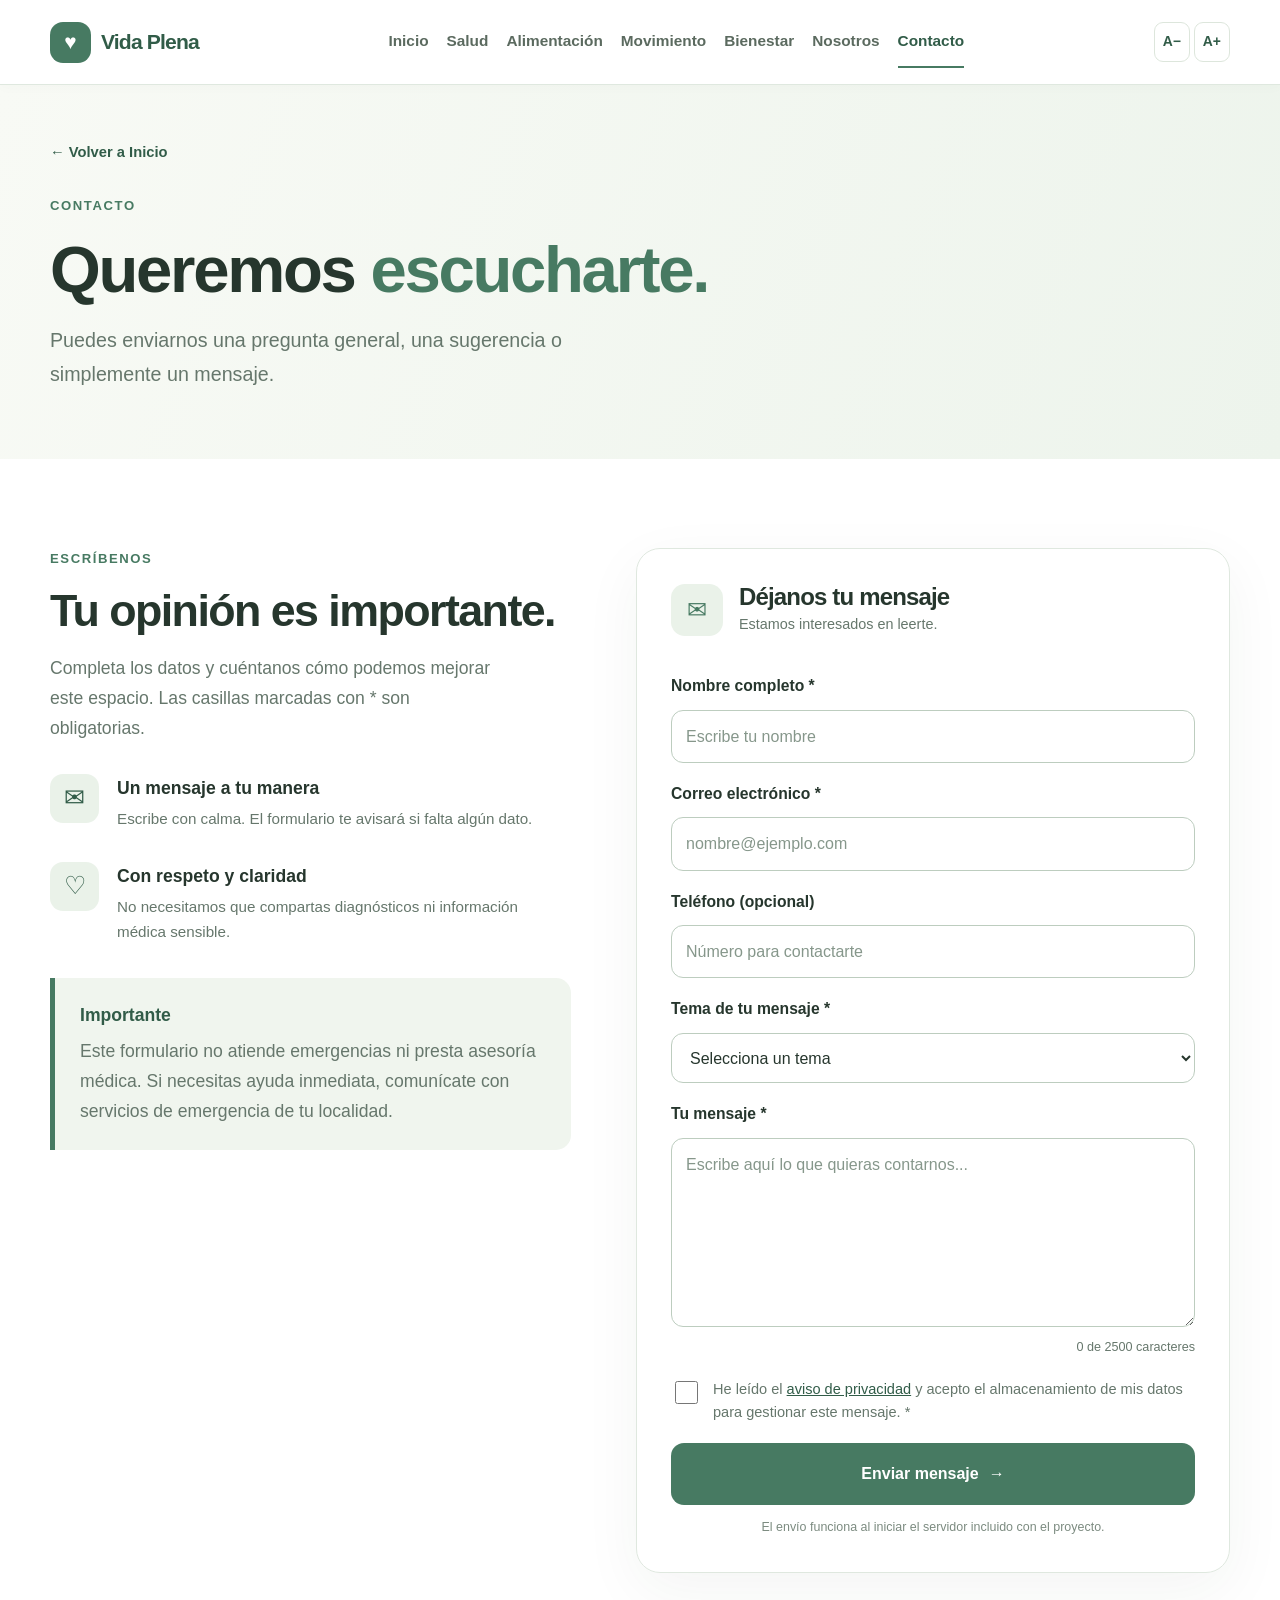
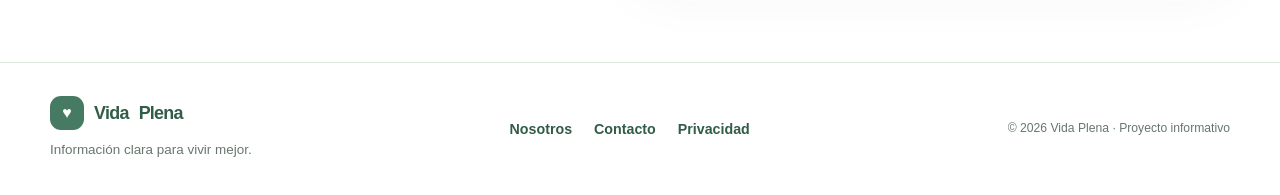
<file: contacto.html>
<!doctype html><html lang="es"><head><meta charset="utf-8"><meta name="viewport" content="width=device-width, initial-scale=1"><meta name="theme-color" content="#f8faf6"><meta name="description" content="Envía tu mensaje a Vida Plena mediante el formulario de contacto."><title>Contacto | Vida Plena</title><link rel="icon" type="image/svg+xml" href="assets/favicon.svg"><link rel="stylesheet" href="styles.css"><script src="app.js" defer></script></head><body><a href="#contenido" class="skip-link">Saltar al contenido</a><header class="site-header"><div class="container header-inner"><a class="brand" href="index.html" aria-label="Vida Plena, página de inicio"><span class="brand-icon" aria-hidden="true">♥</span><span>Vida <strong>Plena</strong></span></a><nav class="main-nav" id="nav" aria-label="Navegación principal"><a href="index.html">Inicio</a><a href="salud.html">Salud</a><a href="alimentacion.html">Alimentación</a><a href="movimiento.html">Movimiento</a><a href="bienestar.html">Bienestar</a><a href="nosotros.html">Nosotros</a><a href="contacto.html" aria-current="page" class="active">Contacto</a></nav><div class="header-tools"><div class="font-controls" aria-label="Tamaño del texto"><button type="button" class="font-button" id="font-minus" aria-label="Disminuir tamaño de letra" title="Letra más pequeña">A−</button><button type="button" class="font-button" id="font-plus" aria-label="Aumentar tamaño de letra" title="Letra más grande">A+</button></div><button class="menu-button" id="menu-button" type="button" aria-controls="nav" aria-expanded="false"><span aria-hidden="true">☰</span> Menú</button></div></div></header><main id="contenido"><section class="page-hero page-hero-small"><div class="container"><a class="back-link" href="index.html">← Volver a Inicio</a><div class="kicker">CONTACTO</div><h1>Queremos <em>escucharte.</em></h1><p class="lead">Puedes enviarnos una pregunta general, una sugerencia o simplemente un mensaje.</p></div></section><section class="section container"><div class="contact-grid"><div class="contact-aside"><div class="kicker">ESCRÍBENOS</div><h2>Tu opinión es importante.</h2><p>Completa los datos y cuéntanos cómo podemos mejorar este espacio. Las casillas marcadas con * son obligatorias.</p><div class="contact-feature"><span>✉</span><div><b>Un mensaje a tu manera</b><p>Escribe con calma. El formulario te avisará si falta algún dato.</p></div></div><div class="contact-feature"><span>♡</span><div><b>Con respeto y claridad</b><p>No necesitamos que compartas diagnósticos ni información médica sensible.</p></div></div><div class="info-alert"><strong>Importante</strong><p>Este formulario no atiende emergencias ni presta asesoría médica. Si necesitas ayuda inmediata, comunícate con servicios de emergencia de tu localidad.</p></div></div><form id="contact-form" method="POST" action="/enviar" class="contact-form"><div class="form-title"><span class="form-symbol" aria-hidden="true">✉</span><div><h2>Déjanos tu mensaje</h2><p>Estamos interesados en leerte.</p></div></div><label for="nombre">Nombre completo *</label><input id="nombre" name="nombre" autocomplete="name" placeholder="Escribe tu nombre" minlength="2" maxlength="100" required><label for="correo">Correo electrónico *</label><input id="correo" name="correo" type="email" autocomplete="email" placeholder="nombre@ejemplo.com" maxlength="160" required><label for="telefono">Teléfono (opcional)</label><input id="telefono" name="telefono" type="tel" autocomplete="tel" inputmode="tel" placeholder="Número para contactarte" maxlength="30"><label for="tema">Tema de tu mensaje *</label><select id="tema" name="tema" required><option value="">Selecciona un tema</option><option value="Salud">Salud</option><option value="Alimentación">Alimentación</option><option value="Movimiento">Movimiento</option><option value="Bienestar emocional">Bienestar emocional</option><option value="Acompañamiento">Acompañamiento</option><option value="Sugerencia">Sugerencia</option><option value="Otro">Otro</option></select><label for="mensaje">Tu mensaje *</label><textarea id="mensaje" name="mensaje" rows="6" placeholder="Escribe aquí lo que quieras contarnos..." minlength="10" maxlength="2500" required></textarea><div class="counter" id="message-counter" aria-live="off">0 de 2500 caracteres</div><div class="honeypot" aria-hidden="true"><label for="sitio">Deja este campo vacío</label><input id="sitio" name="sitio" tabindex="-1" autocomplete="off"></div><label class="checkbox-line"><input type="checkbox" name="consentimiento" value="si" required><span>He leído el <a href="privacidad.html" target="_blank" rel="noopener noreferrer">aviso de privacidad</a> y acepto el almacenamiento de mis datos para gestionar este mensaje. *</span></label><button type="submit" class="button button-primary submit-button">Enviar mensaje <span aria-hidden="true">→</span></button><p class="form-note" id="form-note" role="status" aria-live="polite">El envío funciona al iniciar el servidor incluido con el proyecto.</p></form></div></section></main><footer class="site-footer"><div class="container footer-flex"><div><a class="brand footer-brand" href="index.html"><span class="brand-icon" aria-hidden="true">♥</span> Vida <strong>Plena</strong></a><p>Información clara para vivir mejor.</p></div><div class="footer-links"><a href="nosotros.html">Nosotros</a><a href="contacto.html">Contacto</a><a href="privacidad.html">Privacidad</a></div><small>© 2026 Vida Plena · Proyecto informativo</small></div></footer></body></html>
</file>
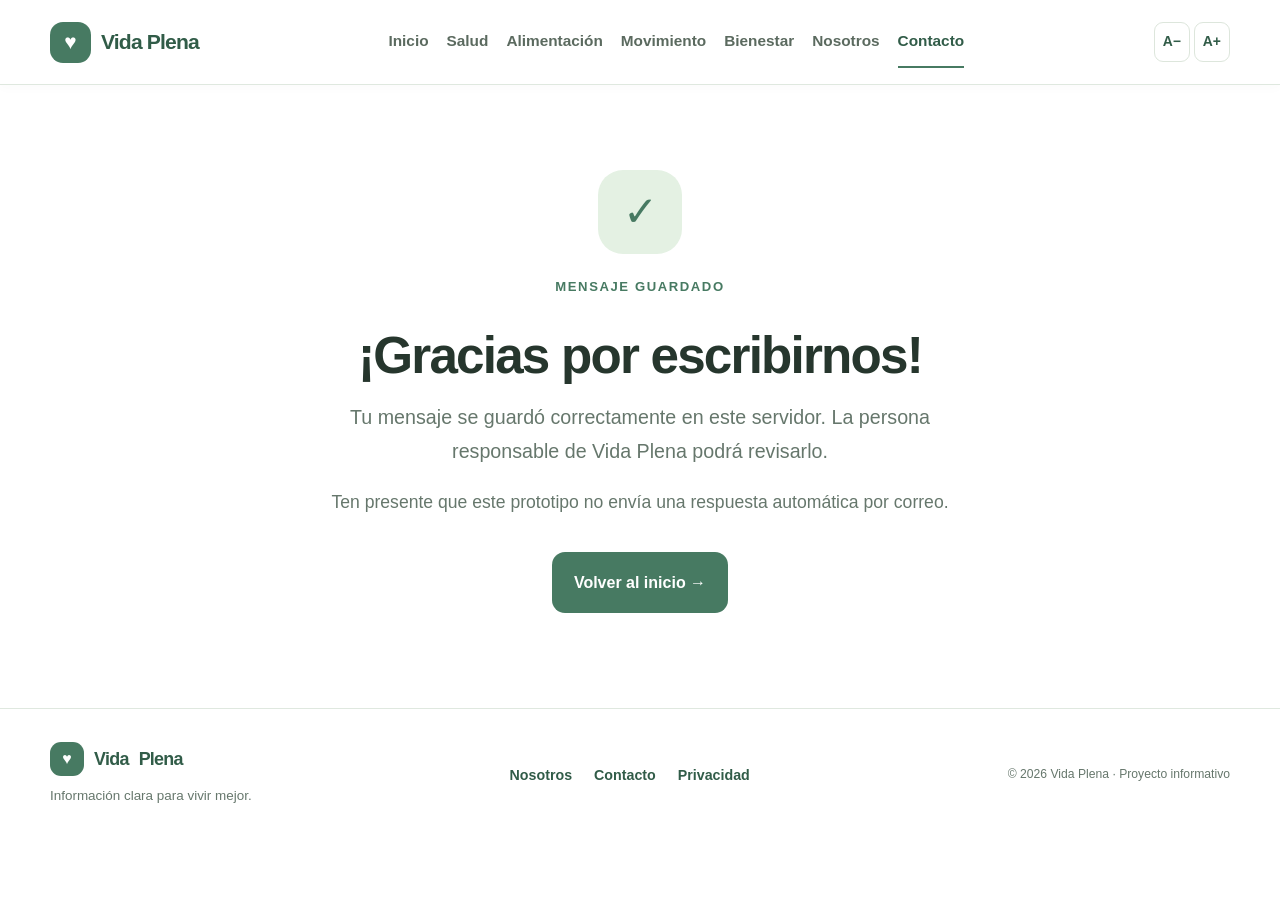
<file: gracias.html>
<!doctype html><html lang="es"><head><meta charset="utf-8"><meta name="viewport" content="width=device-width, initial-scale=1"><meta name="theme-color" content="#f8faf6"><meta name="description" content="Confirmación de mensaje guardado."><title>Mensaje recibido | Vida Plena</title><link rel="icon" type="image/svg+xml" href="assets/favicon.svg"><link rel="stylesheet" href="styles.css"><script src="app.js" defer></script></head><body><a href="#contenido" class="skip-link">Saltar al contenido</a><header class="site-header"><div class="container header-inner"><a class="brand" href="index.html" aria-label="Vida Plena, página de inicio"><span class="brand-icon" aria-hidden="true">♥</span><span>Vida <strong>Plena</strong></span></a><nav class="main-nav" id="nav" aria-label="Navegación principal"><a href="index.html">Inicio</a><a href="salud.html">Salud</a><a href="alimentacion.html">Alimentación</a><a href="movimiento.html">Movimiento</a><a href="bienestar.html">Bienestar</a><a href="nosotros.html">Nosotros</a><a href="contacto.html" aria-current="page" class="active">Contacto</a></nav><div class="header-tools"><div class="font-controls" aria-label="Tamaño del texto"><button type="button" class="font-button" id="font-minus" aria-label="Disminuir tamaño de letra" title="Letra más pequeña">A−</button><button type="button" class="font-button" id="font-plus" aria-label="Aumentar tamaño de letra" title="Letra más grande">A+</button></div><button class="menu-button" id="menu-button" type="button" aria-controls="nav" aria-expanded="false"><span aria-hidden="true">☰</span> Menú</button></div></div></header><main id="contenido"><section class="thank-you container"><div class="thank-icon" aria-hidden="true">✓</div><div class="kicker">MENSAJE GUARDADO</div><h1>¡Gracias por escribirnos!</h1><p class="lead">Tu mensaje se guardó correctamente en este servidor. La persona responsable de Vida Plena podrá revisarlo.</p><p>Ten presente que este prototipo no envía una respuesta automática por correo.</p><a class="button button-primary" href="index.html">Volver al inicio →</a></section></main><footer class="site-footer"><div class="container footer-flex"><div><a class="brand footer-brand" href="index.html"><span class="brand-icon" aria-hidden="true">♥</span> Vida <strong>Plena</strong></a><p>Información clara para vivir mejor.</p></div><div class="footer-links"><a href="nosotros.html">Nosotros</a><a href="contacto.html">Contacto</a><a href="privacidad.html">Privacidad</a></div><small>© 2026 Vida Plena · Proyecto informativo</small></div></footer></body></html>
</file>
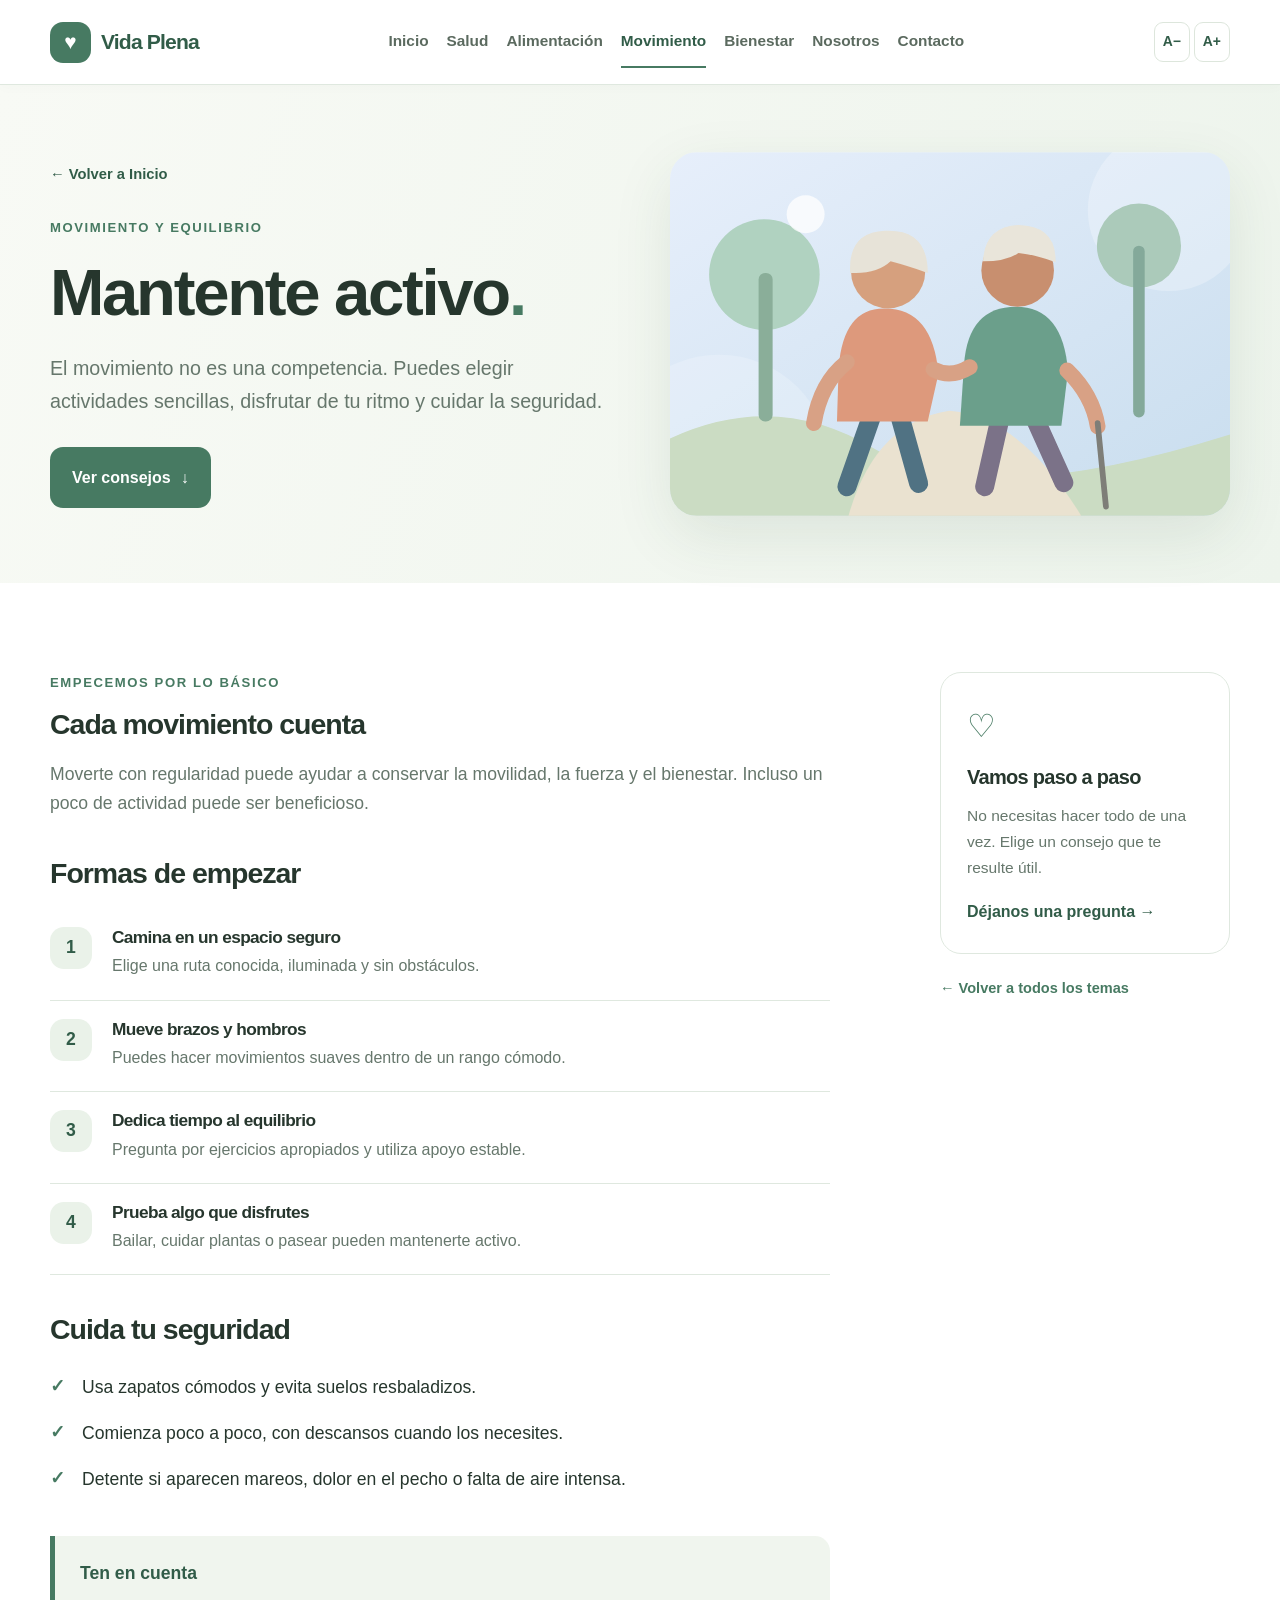
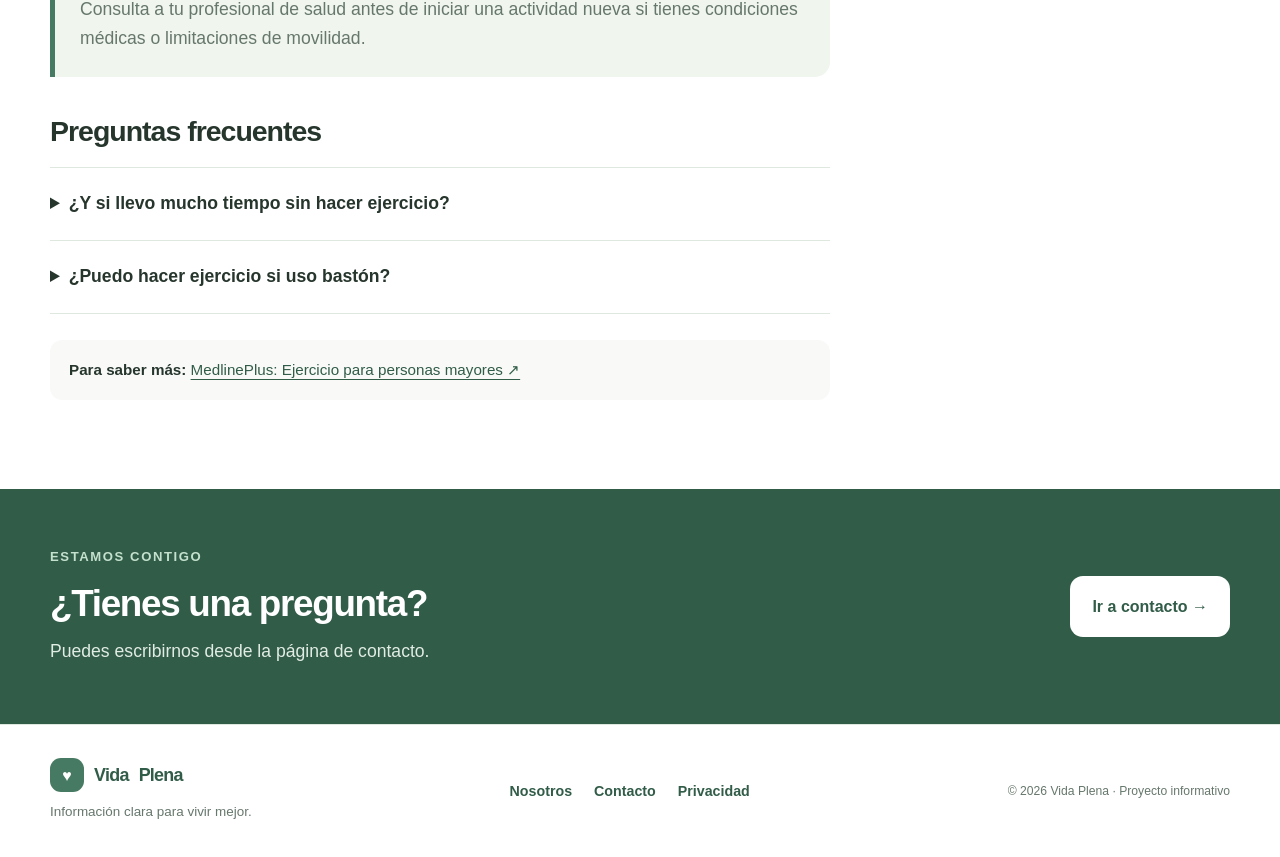
<file: movimiento.html>
<!doctype html><html lang="es"><head><meta charset="utf-8"><meta name="viewport" content="width=device-width, initial-scale=1"><meta name="theme-color" content="#f8faf6"><meta name="description" content="El movimiento no es una competencia. Puedes elegir actividades sencillas, disfrutar de tu ritmo y cuidar la seguridad."><title>Mantente activo | Vida Plena</title><link rel="icon" type="image/svg+xml" href="assets/favicon.svg"><link rel="stylesheet" href="styles.css"><script src="app.js" defer></script></head><body><a href="#contenido" class="skip-link">Saltar al contenido</a><header class="site-header"><div class="container header-inner"><a class="brand" href="index.html" aria-label="Vida Plena, página de inicio"><span class="brand-icon" aria-hidden="true">♥</span><span>Vida <strong>Plena</strong></span></a><nav class="main-nav" id="nav" aria-label="Navegación principal"><a href="index.html">Inicio</a><a href="salud.html">Salud</a><a href="alimentacion.html">Alimentación</a><a href="movimiento.html" aria-current="page" class="active">Movimiento</a><a href="bienestar.html">Bienestar</a><a href="nosotros.html">Nosotros</a><a href="contacto.html">Contacto</a></nav><div class="header-tools"><div class="font-controls" aria-label="Tamaño del texto"><button type="button" class="font-button" id="font-minus" aria-label="Disminuir tamaño de letra" title="Letra más pequeña">A−</button><button type="button" class="font-button" id="font-plus" aria-label="Aumentar tamaño de letra" title="Letra más grande">A+</button></div><button class="menu-button" id="menu-button" type="button" aria-controls="nav" aria-expanded="false"><span aria-hidden="true">☰</span> Menú</button></div></div></header><main id="contenido"><section class="page-hero"><div class="container page-hero-grid"><div><a class="back-link" href="index.html">← Volver a Inicio</a><div class="kicker">MOVIMIENTO Y EQUILIBRIO</div><h1>Mantente activo<span class="period">.</span></h1><p class="lead">El movimiento no es una competencia. Puedes elegir actividades sencillas, disfrutar de tu ritmo y cuidar la seguridad.</p><a href="#consejos" class="button button-primary">Ver consejos <span aria-hidden="true">↓</span></a></div><img class="page-hero-img" src="assets/movimiento.svg" alt="Ilustración relacionada con movimiento y equilibrio"></div></section><section class="section container" id="consejos"><div class="reading-layout"><div class="reading-body"><div class="kicker">EMPECEMOS POR LO BÁSICO</div><h2>Cada movimiento cuenta</h2><p class="intro-copy">Moverte con regularidad puede ayudar a conservar la movilidad, la fuerza y el bienestar. Incluso un poco de actividad puede ser beneficioso.</p><h2>Formas de empezar</h2><ol class="step-list"><li class="step"><span class="step-num" aria-hidden="true">1</span><div><h3>Camina en un espacio seguro</h3><p>Elige una ruta conocida, iluminada y sin obstáculos.</p></div></li><li class="step"><span class="step-num" aria-hidden="true">2</span><div><h3>Mueve brazos y hombros</h3><p>Puedes hacer movimientos suaves dentro de un rango cómodo.</p></div></li><li class="step"><span class="step-num" aria-hidden="true">3</span><div><h3>Dedica tiempo al equilibrio</h3><p>Pregunta por ejercicios apropiados y utiliza apoyo estable.</p></div></li><li class="step"><span class="step-num" aria-hidden="true">4</span><div><h3>Prueba algo que disfrutes</h3><p>Bailar, cuidar plantas o pasear pueden mantenerte activo.</p></div></li></ol><h2>Cuida tu seguridad</h2><ul class="check-list"><li>Usa zapatos cómodos y evita suelos resbaladizos.</li><li>Comienza poco a poco, con descansos cuando los necesites.</li><li>Detente si aparecen mareos, dolor en el pecho o falta de aire intensa.</li></ul><div class="info-alert"><strong>Ten en cuenta</strong><p>Consulta a tu profesional de salud antes de iniciar una actividad nueva si tienes condiciones médicas o limitaciones de movilidad.</p></div><h2>Preguntas frecuentes</h2><div class="faqs"><details><summary>¿Y si llevo mucho tiempo sin hacer ejercicio?</summary><p>Comienza con actividades muy sencillas y aumenta gradualmente según cómo te sientas y las indicaciones de tu profesional.</p></details><details><summary>¿Puedo hacer ejercicio si uso bastón?</summary><p>Existen actividades adaptadas. Es recomendable consultar cuáles son seguras para ti.</p></details></div><div class="source-box"><b>Para saber más:</b> <a href="https://medlineplus.gov/spanish/exerciseforolderadults.html" rel="noopener noreferrer" target="_blank">MedlinePlus: Ejercicio para personas mayores ↗</a></div></div><aside class="reading-aside"><div class="aside-card"><span class="aside-icon">♡</span><h3>Vamos paso a paso</h3><p>No necesitas hacer todo de una vez. Elige un consejo que te resulte útil.</p><a class="text-link" href="contacto.html">Déjanos una pregunta →</a></div><a class="aside-back" href="index.html">← Volver a todos los temas</a></aside></div></section><section class="band"><div class="container band-inner"><div><div class="kicker">ESTAMOS CONTIGO</div><h2>¿Tienes una pregunta?</h2><p>Puedes escribirnos desde la página de contacto.</p></div><a class="button button-light" href="contacto.html">Ir a contacto →</a></div></section></main><footer class="site-footer"><div class="container footer-flex"><div><a class="brand footer-brand" href="index.html"><span class="brand-icon" aria-hidden="true">♥</span> Vida <strong>Plena</strong></a><p>Información clara para vivir mejor.</p></div><div class="footer-links"><a href="nosotros.html">Nosotros</a><a href="contacto.html">Contacto</a><a href="privacidad.html">Privacidad</a></div><small>© 2026 Vida Plena · Proyecto informativo</small></div></footer></body></html>
</file>
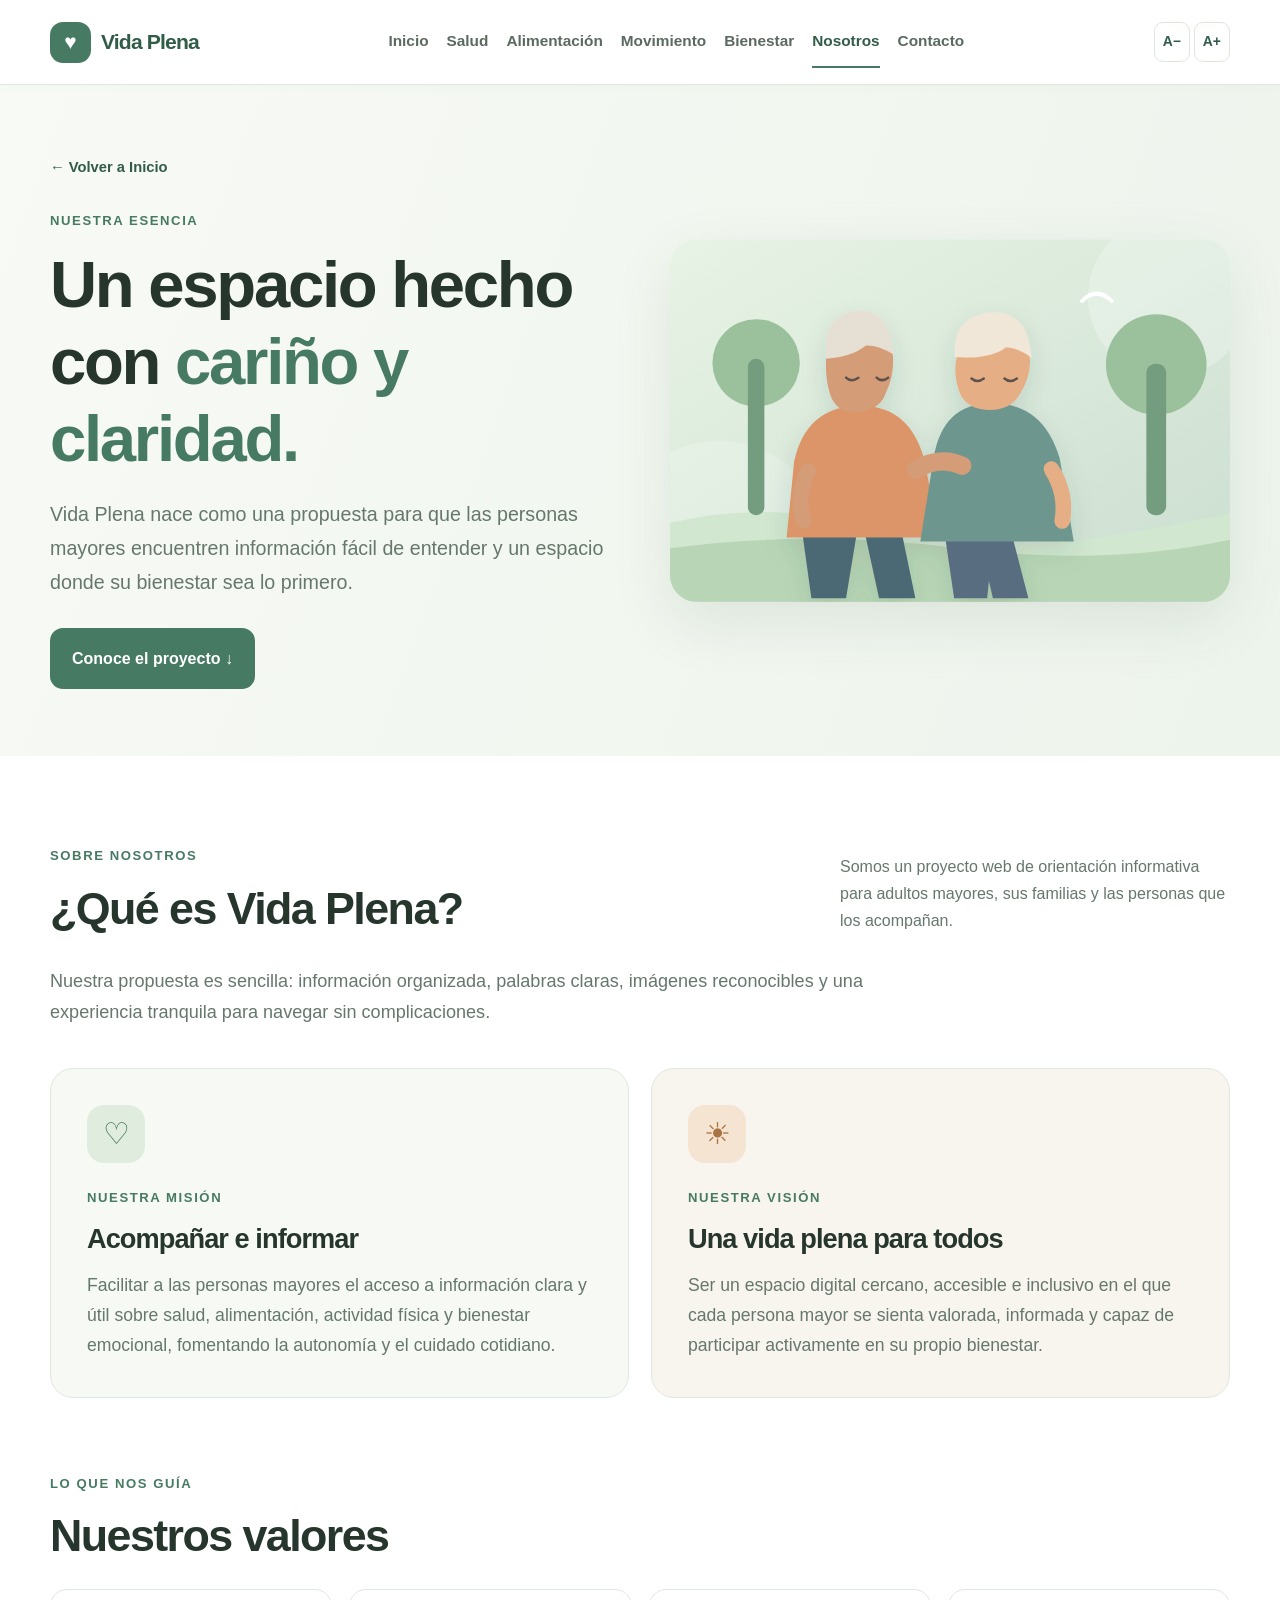
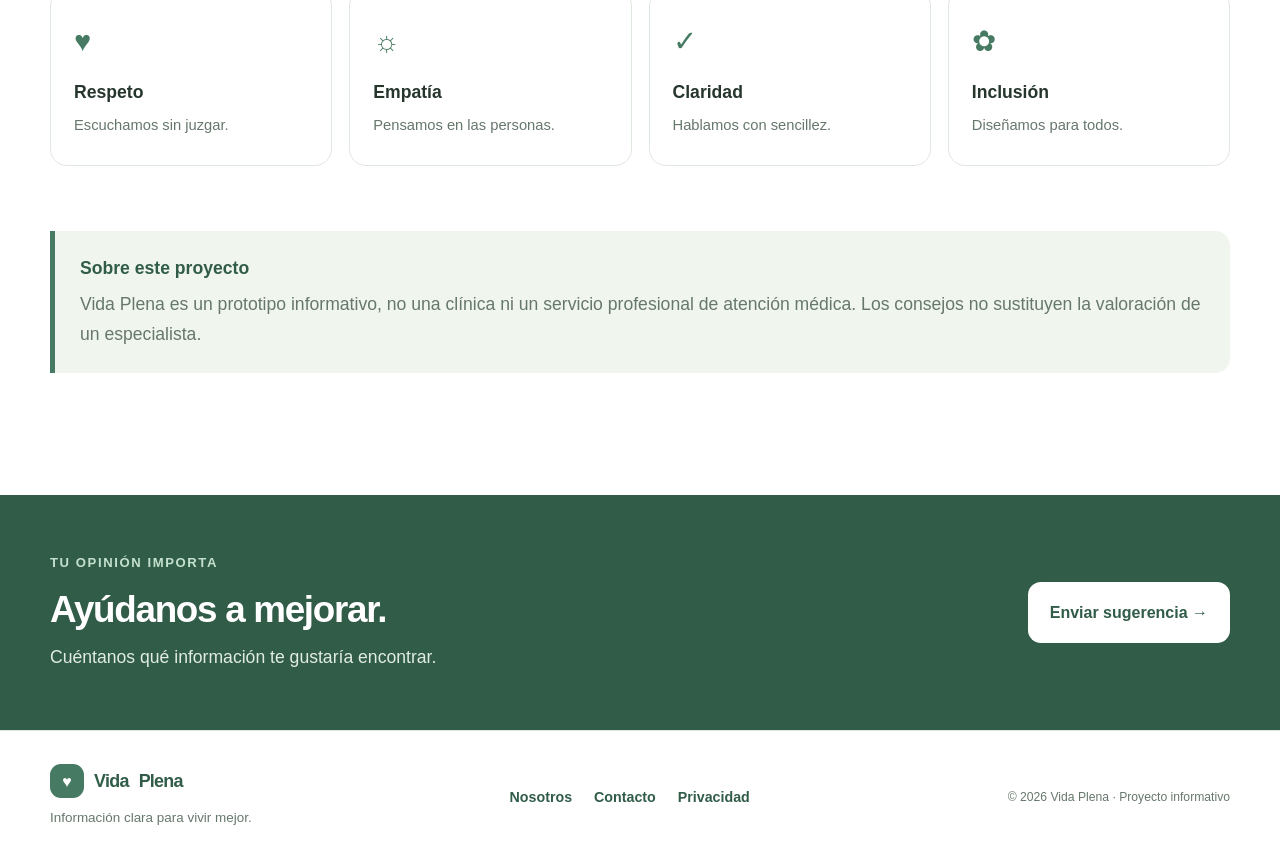
<file: nosotros.html>
<!doctype html><html lang="es"><head><meta charset="utf-8"><meta name="viewport" content="width=device-width, initial-scale=1"><meta name="theme-color" content="#f8faf6"><meta name="description" content="Conoce la misión, visión y valores de Vida Plena."><title>Sobre nosotros | Vida Plena</title><link rel="icon" type="image/svg+xml" href="assets/favicon.svg"><link rel="stylesheet" href="styles.css"><script src="app.js" defer></script></head><body><a href="#contenido" class="skip-link">Saltar al contenido</a><header class="site-header"><div class="container header-inner"><a class="brand" href="index.html" aria-label="Vida Plena, página de inicio"><span class="brand-icon" aria-hidden="true">♥</span><span>Vida <strong>Plena</strong></span></a><nav class="main-nav" id="nav" aria-label="Navegación principal"><a href="index.html">Inicio</a><a href="salud.html">Salud</a><a href="alimentacion.html">Alimentación</a><a href="movimiento.html">Movimiento</a><a href="bienestar.html">Bienestar</a><a href="nosotros.html" aria-current="page" class="active">Nosotros</a><a href="contacto.html">Contacto</a></nav><div class="header-tools"><div class="font-controls" aria-label="Tamaño del texto"><button type="button" class="font-button" id="font-minus" aria-label="Disminuir tamaño de letra" title="Letra más pequeña">A−</button><button type="button" class="font-button" id="font-plus" aria-label="Aumentar tamaño de letra" title="Letra más grande">A+</button></div><button class="menu-button" id="menu-button" type="button" aria-controls="nav" aria-expanded="false"><span aria-hidden="true">☰</span> Menú</button></div></div></header><main id="contenido"><section class="page-hero"><div class="container page-hero-grid"><div><a href="index.html" class="back-link">← Volver a Inicio</a><div class="kicker">NUESTRA ESENCIA</div><h1>Un espacio hecho con <em>cariño y claridad.</em></h1><p class="lead">Vida Plena nace como una propuesta para que las personas mayores encuentren información fácil de entender y un espacio donde su bienestar sea lo primero.</p><a class="button button-primary" href="#quienes">Conoce el proyecto ↓</a></div><img class="page-hero-img" src="assets/portada.svg" alt="Ilustración de personas mayores disfrutando la compañía al aire libre"></div></section>
<section class="section container" id="quienes"><div class="section-title"><div><div class="kicker">SOBRE NOSOTROS</div><h2>¿Qué es Vida Plena?</h2></div><p>Somos un proyecto web de orientación informativa para adultos mayores, sus familias y las personas que los acompañan.</p></div><p class="about-lead">Nuestra propuesta es sencilla: información organizada, palabras claras, imágenes reconocibles y una experiencia tranquila para navegar sin complicaciones.</p><div class="mission-grid"><article class="mission-card"><div class="mission-icon">♡</div><div class="kicker">NUESTRA MISIÓN</div><h3>Acompañar e informar</h3><p>Facilitar a las personas mayores el acceso a información clara y útil sobre salud, alimentación, actividad física y bienestar emocional, fomentando la autonomía y el cuidado cotidiano.</p></article><article class="mission-card"><div class="mission-icon">☀</div><div class="kicker">NUESTRA VISIÓN</div><h3>Una vida plena para todos</h3><p>Ser un espacio digital cercano, accesible e inclusivo en el que cada persona mayor se sienta valorada, informada y capaz de participar activamente en su propio bienestar.</p></article></div><div class="values"><div class="kicker">LO QUE NOS GUÍA</div><h2>Nuestros valores</h2><div class="values-grid"><div><span>♥</span><b>Respeto</b><p>Escuchamos sin juzgar.</p></div><div><span>☼</span><b>Empatía</b><p>Pensamos en las personas.</p></div><div><span>✓</span><b>Claridad</b><p>Hablamos con sencillez.</p></div><div><span>✿</span><b>Inclusión</b><p>Diseñamos para todos.</p></div></div></div><div class="info-alert"><strong>Sobre este proyecto</strong><p>Vida Plena es un prototipo informativo, no una clínica ni un servicio profesional de atención médica. Los consejos no sustituyen la valoración de un especialista.</p></div></section><section class="band"><div class="container band-inner"><div><div class="kicker">TU OPINIÓN IMPORTA</div><h2>Ayúdanos a mejorar.</h2><p>Cuéntanos qué información te gustaría encontrar.</p></div><a class="button button-light" href="contacto.html">Enviar sugerencia →</a></div></section></main><footer class="site-footer"><div class="container footer-flex"><div><a class="brand footer-brand" href="index.html"><span class="brand-icon" aria-hidden="true">♥</span> Vida <strong>Plena</strong></a><p>Información clara para vivir mejor.</p></div><div class="footer-links"><a href="nosotros.html">Nosotros</a><a href="contacto.html">Contacto</a><a href="privacidad.html">Privacidad</a></div><small>© 2026 Vida Plena · Proyecto informativo</small></div></footer></body></html>
</file>
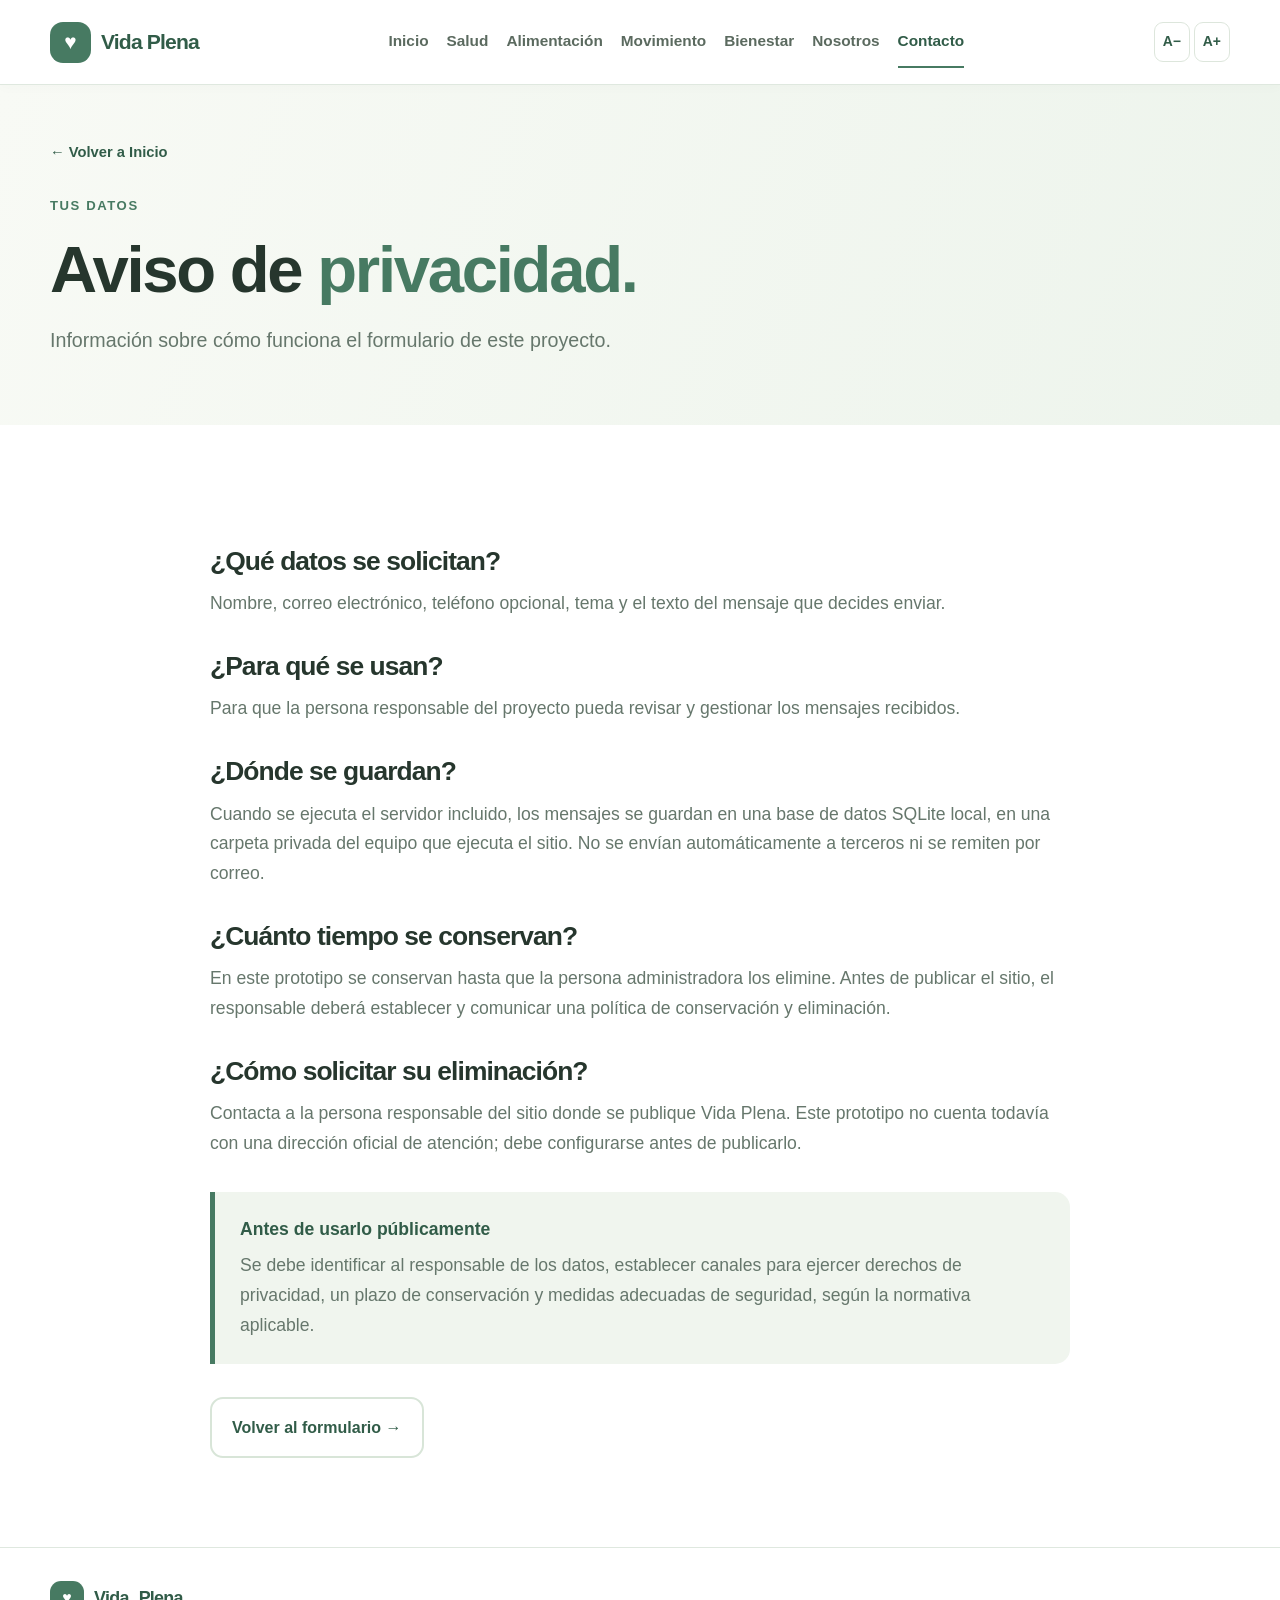
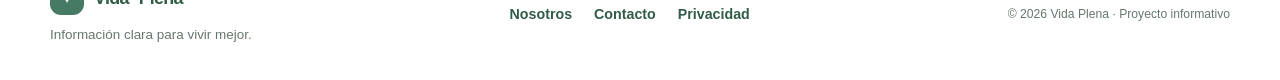
<file: privacidad.html>
<!doctype html><html lang="es"><head><meta charset="utf-8"><meta name="viewport" content="width=device-width, initial-scale=1"><meta name="theme-color" content="#f8faf6"><meta name="description" content="Aviso de privacidad del formulario de Vida Plena."><title>Aviso de privacidad | Vida Plena</title><link rel="icon" type="image/svg+xml" href="assets/favicon.svg"><link rel="stylesheet" href="styles.css"><script src="app.js" defer></script></head><body><a href="#contenido" class="skip-link">Saltar al contenido</a><header class="site-header"><div class="container header-inner"><a class="brand" href="index.html" aria-label="Vida Plena, página de inicio"><span class="brand-icon" aria-hidden="true">♥</span><span>Vida <strong>Plena</strong></span></a><nav class="main-nav" id="nav" aria-label="Navegación principal"><a href="index.html">Inicio</a><a href="salud.html">Salud</a><a href="alimentacion.html">Alimentación</a><a href="movimiento.html">Movimiento</a><a href="bienestar.html">Bienestar</a><a href="nosotros.html">Nosotros</a><a href="contacto.html" aria-current="page" class="active">Contacto</a></nav><div class="header-tools"><div class="font-controls" aria-label="Tamaño del texto"><button type="button" class="font-button" id="font-minus" aria-label="Disminuir tamaño de letra" title="Letra más pequeña">A−</button><button type="button" class="font-button" id="font-plus" aria-label="Aumentar tamaño de letra" title="Letra más grande">A+</button></div><button class="menu-button" id="menu-button" type="button" aria-controls="nav" aria-expanded="false"><span aria-hidden="true">☰</span> Menú</button></div></div></header><main id="contenido"><section class="page-hero page-hero-small"><div class="container"><a class="back-link" href="index.html">← Volver a Inicio</a><div class="kicker">TUS DATOS</div><h1>Aviso de <em>privacidad.</em></h1><p class="lead">Información sobre cómo funciona el formulario de este proyecto.</p></div></section><section class="section container privacy-content"><h2>¿Qué datos se solicitan?</h2><p>Nombre, correo electrónico, teléfono opcional, tema y el texto del mensaje que decides enviar.</p><h2>¿Para qué se usan?</h2><p>Para que la persona responsable del proyecto pueda revisar y gestionar los mensajes recibidos.</p><h2>¿Dónde se guardan?</h2><p>Cuando se ejecuta el servidor incluido, los mensajes se guardan en una base de datos SQLite local, en una carpeta privada del equipo que ejecuta el sitio. No se envían automáticamente a terceros ni se remiten por correo.</p><h2>¿Cuánto tiempo se conservan?</h2><p>En este prototipo se conservan hasta que la persona administradora los elimine. Antes de publicar el sitio, el responsable deberá establecer y comunicar una política de conservación y eliminación.</p><h2>¿Cómo solicitar su eliminación?</h2><p>Contacta a la persona responsable del sitio donde se publique Vida Plena. Este prototipo no cuenta todavía con una dirección oficial de atención; debe configurarse antes de publicarlo.</p><div class="info-alert"><strong>Antes de usarlo públicamente</strong><p>Se debe identificar al responsable de los datos, establecer canales para ejercer derechos de privacidad, un plazo de conservación y medidas adecuadas de seguridad, según la normativa aplicable.</p></div><a class="button button-outline" href="contacto.html">Volver al formulario →</a></section></main><footer class="site-footer"><div class="container footer-flex"><div><a class="brand footer-brand" href="index.html"><span class="brand-icon" aria-hidden="true">♥</span> Vida <strong>Plena</strong></a><p>Información clara para vivir mejor.</p></div><div class="footer-links"><a href="nosotros.html">Nosotros</a><a href="contacto.html">Contacto</a><a href="privacidad.html">Privacidad</a></div><small>© 2026 Vida Plena · Proyecto informativo</small></div></footer></body></html>
</file>
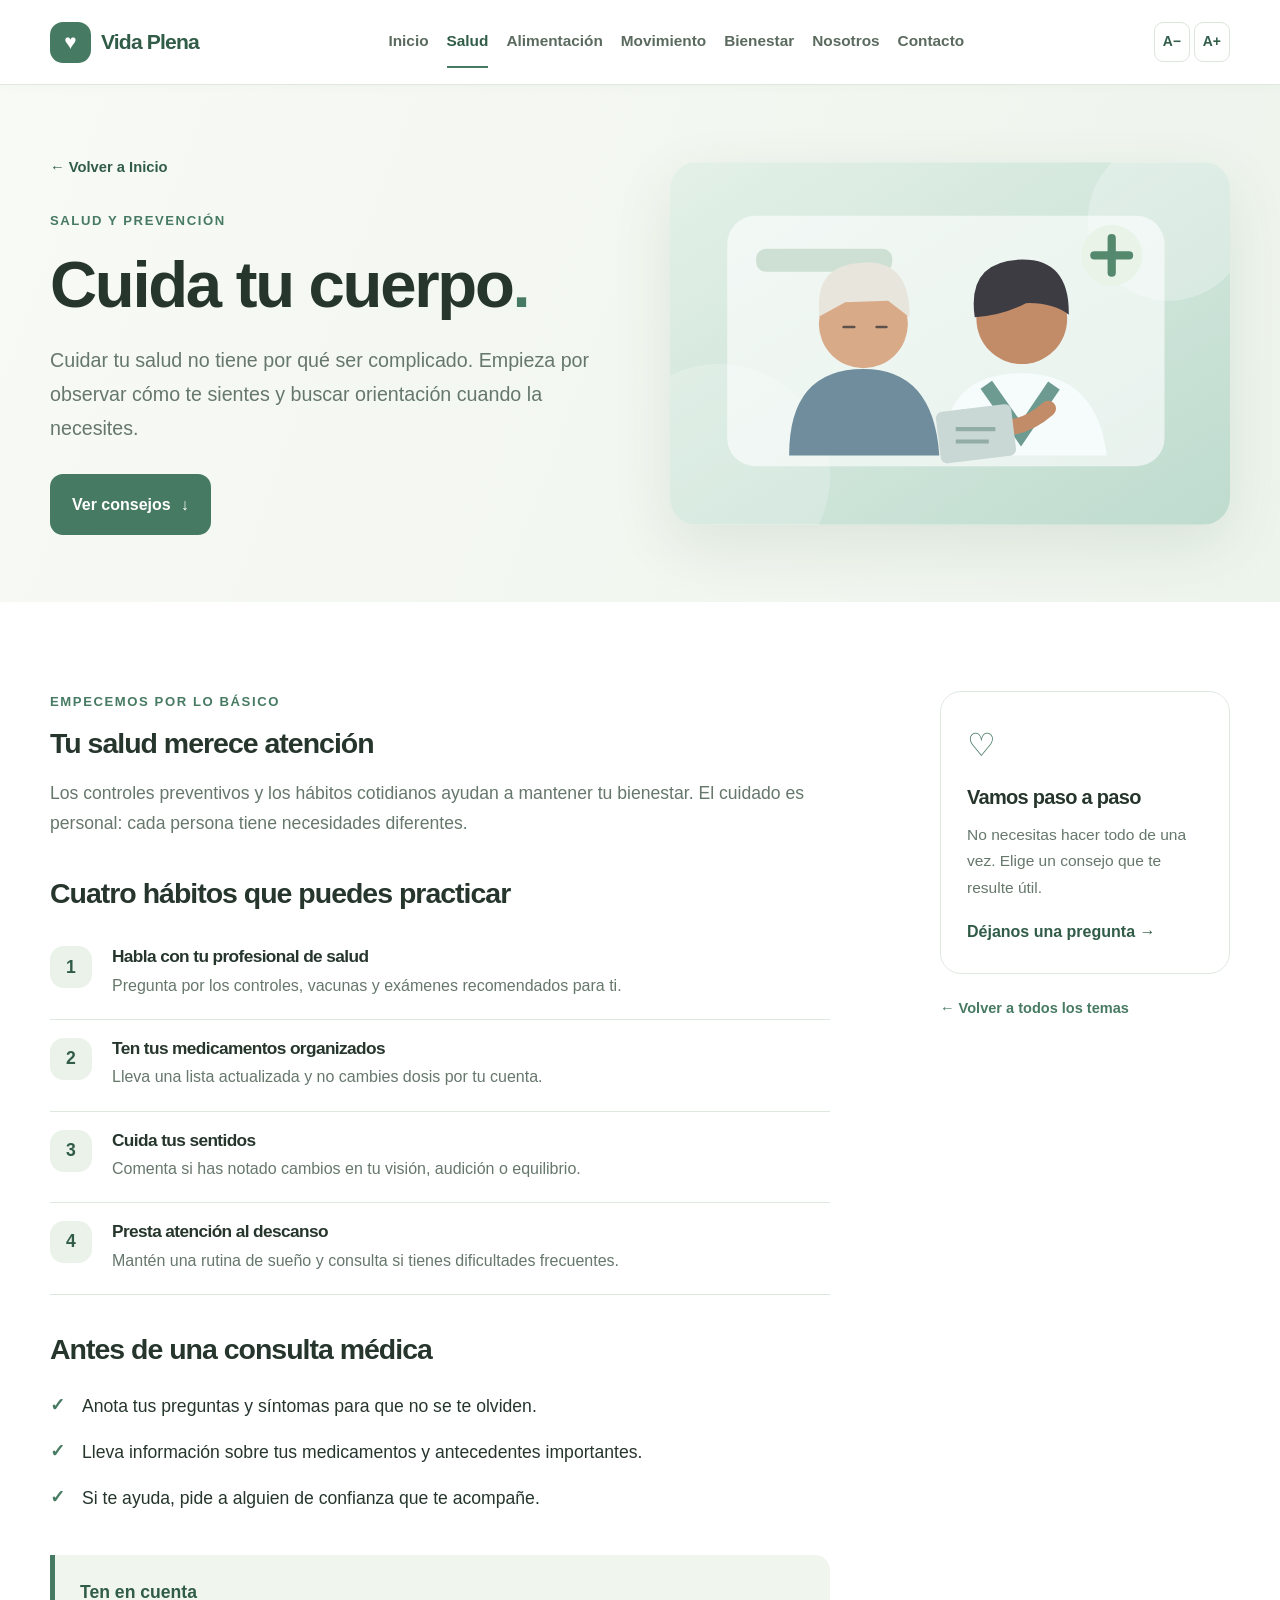
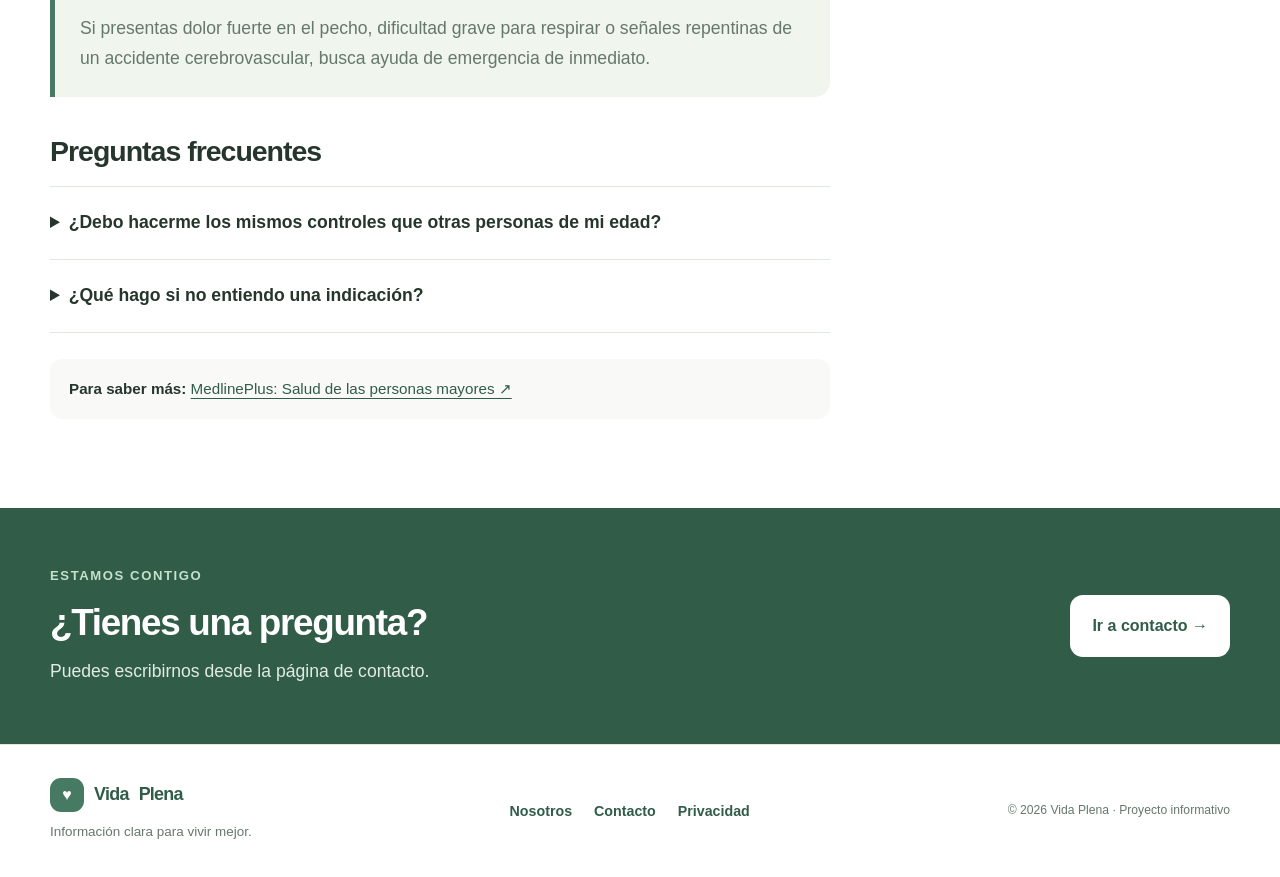
<file: salud.html>
<!doctype html><html lang="es"><head><meta charset="utf-8"><meta name="viewport" content="width=device-width, initial-scale=1"><meta name="theme-color" content="#f8faf6"><meta name="description" content="Cuidar tu salud no tiene por qué ser complicado. Empieza por observar cómo te sientes y buscar orientación cuando la necesites."><title>Cuida tu cuerpo | Vida Plena</title><link rel="icon" type="image/svg+xml" href="assets/favicon.svg"><link rel="stylesheet" href="styles.css"><script src="app.js" defer></script></head><body><a href="#contenido" class="skip-link">Saltar al contenido</a><header class="site-header"><div class="container header-inner"><a class="brand" href="index.html" aria-label="Vida Plena, página de inicio"><span class="brand-icon" aria-hidden="true">♥</span><span>Vida <strong>Plena</strong></span></a><nav class="main-nav" id="nav" aria-label="Navegación principal"><a href="index.html">Inicio</a><a href="salud.html" aria-current="page" class="active">Salud</a><a href="alimentacion.html">Alimentación</a><a href="movimiento.html">Movimiento</a><a href="bienestar.html">Bienestar</a><a href="nosotros.html">Nosotros</a><a href="contacto.html">Contacto</a></nav><div class="header-tools"><div class="font-controls" aria-label="Tamaño del texto"><button type="button" class="font-button" id="font-minus" aria-label="Disminuir tamaño de letra" title="Letra más pequeña">A−</button><button type="button" class="font-button" id="font-plus" aria-label="Aumentar tamaño de letra" title="Letra más grande">A+</button></div><button class="menu-button" id="menu-button" type="button" aria-controls="nav" aria-expanded="false"><span aria-hidden="true">☰</span> Menú</button></div></div></header><main id="contenido"><section class="page-hero"><div class="container page-hero-grid"><div><a class="back-link" href="index.html">← Volver a Inicio</a><div class="kicker">SALUD Y PREVENCIÓN</div><h1>Cuida tu cuerpo<span class="period">.</span></h1><p class="lead">Cuidar tu salud no tiene por qué ser complicado. Empieza por observar cómo te sientes y buscar orientación cuando la necesites.</p><a href="#consejos" class="button button-primary">Ver consejos <span aria-hidden="true">↓</span></a></div><img class="page-hero-img" src="assets/salud.svg" alt="Ilustración relacionada con salud y prevención"></div></section><section class="section container" id="consejos"><div class="reading-layout"><div class="reading-body"><div class="kicker">EMPECEMOS POR LO BÁSICO</div><h2>Tu salud merece atención</h2><p class="intro-copy">Los controles preventivos y los hábitos cotidianos ayudan a mantener tu bienestar. El cuidado es personal: cada persona tiene necesidades diferentes.</p><h2>Cuatro hábitos que puedes practicar</h2><ol class="step-list"><li class="step"><span class="step-num" aria-hidden="true">1</span><div><h3>Habla con tu profesional de salud</h3><p>Pregunta por los controles, vacunas y exámenes recomendados para ti.</p></div></li><li class="step"><span class="step-num" aria-hidden="true">2</span><div><h3>Ten tus medicamentos organizados</h3><p>Lleva una lista actualizada y no cambies dosis por tu cuenta.</p></div></li><li class="step"><span class="step-num" aria-hidden="true">3</span><div><h3>Cuida tus sentidos</h3><p>Comenta si has notado cambios en tu visión, audición o equilibrio.</p></div></li><li class="step"><span class="step-num" aria-hidden="true">4</span><div><h3>Presta atención al descanso</h3><p>Mantén una rutina de sueño y consulta si tienes dificultades frecuentes.</p></div></li></ol><h2>Antes de una consulta médica</h2><ul class="check-list"><li>Anota tus preguntas y síntomas para que no se te olviden.</li><li>Lleva información sobre tus medicamentos y antecedentes importantes.</li><li>Si te ayuda, pide a alguien de confianza que te acompañe.</li></ul><div class="info-alert"><strong>Ten en cuenta</strong><p>Si presentas dolor fuerte en el pecho, dificultad grave para respirar o señales repentinas de un accidente cerebrovascular, busca ayuda de emergencia de inmediato.</p></div><h2>Preguntas frecuentes</h2><div class="faqs"><details><summary>¿Debo hacerme los mismos controles que otras personas de mi edad?</summary><p>No necesariamente. Tu profesional debe recomendarte controles según tu historia de salud y tus necesidades.</p></details><details><summary>¿Qué hago si no entiendo una indicación?</summary><p>Pide que te la expliquen con palabras sencillas o que te la anoten.</p></details></div><div class="source-box"><b>Para saber más:</b> <a href="https://medlineplus.gov/spanish/olderadulthealth.html" rel="noopener noreferrer" target="_blank">MedlinePlus: Salud de las personas mayores ↗</a></div></div><aside class="reading-aside"><div class="aside-card"><span class="aside-icon">♡</span><h3>Vamos paso a paso</h3><p>No necesitas hacer todo de una vez. Elige un consejo que te resulte útil.</p><a class="text-link" href="contacto.html">Déjanos una pregunta →</a></div><a class="aside-back" href="index.html">← Volver a todos los temas</a></aside></div></section><section class="band"><div class="container band-inner"><div><div class="kicker">ESTAMOS CONTIGO</div><h2>¿Tienes una pregunta?</h2><p>Puedes escribirnos desde la página de contacto.</p></div><a class="button button-light" href="contacto.html">Ir a contacto →</a></div></section></main><footer class="site-footer"><div class="container footer-flex"><div><a class="brand footer-brand" href="index.html"><span class="brand-icon" aria-hidden="true">♥</span> Vida <strong>Plena</strong></a><p>Información clara para vivir mejor.</p></div><div class="footer-links"><a href="nosotros.html">Nosotros</a><a href="contacto.html">Contacto</a><a href="privacidad.html">Privacidad</a></div><small>© 2026 Vida Plena · Proyecto informativo</small></div></footer></body></html>
</file>
<file: styles.css>
/* Vida Plena — diseño accesible, ligero y adaptable */
:root{--sage:#477a62;--sage-dark:#315c48;--ink:#26362d;--muted:#66776c;--line:#dfe8df;--pale:#f6f8f3;--mint:#eaf2e9;--peach:#f7ece0;--sky:#eaf0f7;--lilac:#f2eaf4;--shadow:0 20px 60px rgba(39,75,51,.10);--rounded:24px;font-size:100%}
*{box-sizing:border-box}html{scroll-behavior:smooth;scroll-padding-top:100px}body{margin:0;background:#fff;color:var(--ink);font-family:Arial,"Helvetica Neue",sans-serif;font-size:1.1rem;line-height:1.7}a{color:inherit;text-decoration:none}button,input,select,textarea{font:inherit}button{cursor:pointer}img{display:block;max-width:100%}.container{width:min(1180px,calc(100% - 52px));margin:0 auto}h1,h2,h3,p{margin-top:0}h1,h2,h3{letter-spacing:-.035em;line-height:1.18}h1{font-size:clamp(2.85rem,5.1vw,4.45rem)}h2{font-size:clamp(2rem,3.5vw,3rem)}h3{font-size:1.32rem}p{color:var(--muted)}em{color:var(--sage);font-style:normal}.skip-link{position:absolute;top:-200px;left:16px;padding:11px 18px;background:white;color:var(--sage-dark);z-index:100;border-radius:8px}.skip-link:focus{top:15px}a:focus-visible,button:focus-visible,summary:focus-visible,input:focus-visible,textarea:focus-visible,select:focus-visible{outline:3px solid #d49b4b;outline-offset:4px}
.site-header{position:sticky;top:0;z-index:40;background:rgba(255,255,255,.97);border-bottom:1px solid var(--line);box-shadow:0 2px 12px rgba(36,68,44,.025)}.header-inner{display:flex;align-items:center;justify-content:space-between;gap:19px;min-height:84px}.brand{display:inline-flex;align-items:center;gap:10px;white-space:nowrap;color:var(--sage-dark);font-weight:600;font-size:1.32rem;letter-spacing:-.04em}.brand strong{font-weight:850}.brand-icon{display:grid;place-items:center;width:41px;height:41px;border-radius:13px;background:var(--sage);color:#fff;font-size:1.3rem;letter-spacing:0}.main-nav{display:flex;align-items:center;justify-content:center;gap:18px;font-size:.96rem;font-weight:750}.main-nav a{color:#5b6a5f;white-space:nowrap;border-bottom:2px solid transparent;padding:12px 0}.main-nav a:hover,.main-nav a.active{color:var(--sage-dark);border-bottom-color:var(--sage)}.header-tools{display:flex;gap:10px;align-items:center}.font-controls{display:flex;gap:4px}.font-button{border:1px solid #dde6dc;border-radius:9px;background:#fff;padding:7px 8px;font-size:.87rem;font-weight:800;color:var(--sage-dark);white-space:nowrap}.font-button:hover{background:var(--mint)}.menu-button{display:none;align-items:center;gap:8px;background:#fff;border:1px solid var(--line);border-radius:10px;padding:9px 13px;color:var(--sage-dark);font-size:.9rem;font-weight:800}
.kicker{color:var(--sage);font-size:.82rem;letter-spacing:.12em;font-weight:800;margin-bottom:14px}.dot{display:inline-block;width:9px;height:9px;border-radius:50%;background:#85b899;margin-right:7px}.hero{background:linear-gradient(112deg,#fafbf6 0%,#f2f7ef 78%,#eaf4e8 100%);overflow:hidden}.hero-grid{display:grid;grid-template-columns:1fr 1fr;gap:5vw;align-items:center;padding-top:88px;padding-bottom:100px}.hero h1{margin:0 0 24px;max-width:620px;line-height:1.12}.lead{font-size:1.23rem;line-height:1.72;max-width:680px}.hero .lead{max-width:520px}.button-row{display:flex;align-items:center;flex-wrap:wrap;gap:13px;margin:28px 0 23px}.button{display:inline-flex;align-items:center;justify-content:center;gap:10px;border-radius:13px;padding:15px 20px;min-height:53px;text-align:center;font-size:1rem;font-weight:800;transition:background .2s,transform .2s;border:2px solid transparent}.button:hover{transform:translateY(-2px)}.button-primary{background:var(--sage);color:#fff}.button-primary:hover{background:var(--sage-dark)}.button-outline{border-color:#d8e5d8;color:var(--sage-dark);background:#fff}.button-outline:hover{background:var(--mint)}.button-light{background:#fff;color:var(--sage-dark)}.button-light:hover{background:var(--mint)}.hero-note{color:#758678;font-size:.89rem}.hero-note span{display:inline-grid;place-items:center;border-radius:50%;width:24px;height:24px;background:#dceee0;color:var(--sage);margin-right:5px;font-weight:800}.hero-media{position:relative;margin:0 16px 0 0}.hero-media img{width:100%;aspect-ratio:1.14;object-fit:cover;border-radius:42% 42% 30px 30px;box-shadow:var(--shadow)}.hero-tag{position:absolute;bottom:-22px;left:-22px;display:flex;align-items:center;gap:12px;background:#fff;border-radius:16px;box-shadow:var(--shadow);padding:14px 18px}.sun{display:grid;place-items:center;width:45px;height:45px;border-radius:12px;background:#fff2df;color:#aa792f;font-size:1.7rem}.hero-tag b,.hero-tag small{display:block;line-height:1.4}.hero-tag b{font-size:.92rem}.hero-tag small{font-size:.79rem;color:var(--muted)}
.section{padding-top:89px;padding-bottom:89px}.section-title{display:flex;align-items:end;justify-content:space-between;gap:40px;margin-bottom:35px}.section-title h2{margin:0}.section-title>p{max-width:390px;margin:0;font-size:1rem}.topic-grid{display:grid;grid-template-columns:repeat(4,minmax(0,1fr));gap:18px}.topic-card{display:flex;flex-direction:column;min-width:0;border:1px solid var(--line);border-radius:25px;overflow:hidden;box-shadow:0 1px 0 rgba(20,45,20,.02);transition:transform .2s,box-shadow .2s,border-color .2s;background:white}.topic-card:hover{transform:translateY(-4px);box-shadow:var(--shadow);border-color:#bdd2c2}.topic-art{height:170px;background:#f3f8f1;position:relative;overflow:hidden}.topic-art img{width:100%;height:100%;object-fit:cover}.topic-icon{position:absolute;bottom:14px;left:18px;display:grid;place-items:center;width:43px;height:43px;border-radius:13px;background:#fff;box-shadow:0 2px 18px rgba(15,40,20,.13);color:var(--sage);font-size:1.5rem;font-weight:800}.topic-body{padding:23px 21px 25px;display:flex;flex:1;flex-direction:column}.topic-body small{color:#849387;font-size:.73rem;letter-spacing:.1em;font-weight:850}.topic-body h3{margin:10px 0 13px}.topic-body p{font-size:.95rem;line-height:1.6;margin-bottom:26px;flex:1}.text-link{display:inline-flex;align-items:center;gap:9px;color:var(--sage-dark);font-size:1rem;font-weight:800}.topic-card:hover .text-link{text-decoration:underline;text-underline-offset:5px}
.soft-section{background:var(--pale);padding:75px 0}.spotlight{display:grid;grid-template-columns:1fr 1.05fr;align-items:center;gap:70px}.spotlight-art img{width:100%;height:auto;aspect-ratio:1.54;object-fit:cover;border-radius:25px}.spotlight h2{margin:0 0 20px}.spotlight p{margin:0 0 25px}.tip{display:flex;align-items:center;justify-content:space-between;gap:60px}.tip>div:first-child{max-width:690px}.tip h2{margin-bottom:18px}.tip-badge{display:flex;align-items:center;gap:16px;flex-shrink:0;padding:20px 25px;background:#eff6ec;border-radius:17px;color:var(--sage-dark);font-size:.86rem;font-weight:800;letter-spacing:.05em}.tip-badge span{font-size:2rem}.band{background:var(--sage-dark);color:#fff;padding:57px 0}.band-inner{display:flex;align-items:center;justify-content:space-between;gap:36px}.band .kicker{color:#c4e1cd}.band h2{margin:0 0 12px;color:white;font-size:2.3rem}.band p{color:#e1ece4;margin:0}.band .button{flex-shrink:0}
.page-hero{background:linear-gradient(110deg,#f8faf5 0%,#edf4ec 100%)}.page-hero-grid{display:grid;grid-template-columns:1fr 1fr;gap:60px;align-items:center;padding-top:67px;padding-bottom:67px}.page-hero h1{margin:0 0 21px}.period{color:var(--sage)}.page-hero .lead{max-width:620px;margin:0 0 28px}.page-hero-img{width:100%;aspect-ratio:1.54;object-fit:cover;border-radius:27px;box-shadow:var(--shadow)}.back-link{display:inline-block;color:var(--sage-dark);font-size:.92rem;font-weight:800;margin-bottom:30px}.back-link:hover{text-decoration:underline}.page-hero-small{padding:52px 0 67px}.page-hero-small h1{margin:0 0 16px}.page-hero-small .lead{margin:0}
.reading-layout{display:grid;grid-template-columns:minmax(0,1fr) 290px;gap:80px;align-items:start}.reading-body{max-width:780px}.reading-body h2{font-size:1.78rem;margin:38px 0 18px}.reading-body h2:first-of-type{margin-top:0}.intro-copy{font-size:1.1rem}.step-list{list-style:none;padding:0;margin:0}.step{display:flex;gap:20px;align-items:start;border-bottom:1px solid var(--line);padding:18px 0 20px}.step-num{width:42px;height:42px;display:grid;place-items:center;flex:none;border-radius:14px;background:var(--mint);color:var(--sage-dark);font-size:1.1rem;font-weight:800}.step h3{font-size:1.08rem;margin:0 0 5px}.step p{margin:0;font-size:1rem}.check-list{list-style:none;padding:0;margin:0}.check-list li{padding:8px 0 8px 32px;position:relative}.check-list li:before{content:'✓';position:absolute;left:0;top:7px;color:var(--sage);font-weight:850}.info-alert{padding:23px 25px;background:#f0f5ee;border-left:5px solid var(--sage);border-radius:0 15px 15px 0;margin:33px 0}.info-alert strong{color:var(--sage-dark)}.info-alert p{margin:6px 0 0}.faqs{border-top:1px solid var(--line)}.faqs details{border-bottom:1px solid var(--line);padding:14px 0}.faqs summary{font-weight:800;cursor:pointer;padding:7px 27px 7px 0}.faqs details p{margin:3px 0 8px}.source-box{margin-top:26px;font-size:.95rem;padding:17px 19px;background:#f9faf8;border-radius:12px}.source-box a{color:var(--sage-dark);text-decoration:underline;text-underline-offset:4px}.reading-aside{position:sticky;top:125px}.aside-card{padding:26px;border:1px solid var(--line);border-radius:21px;background:#fff}.aside-icon{font-size:2rem;color:var(--sage)}.aside-card h3{font-size:1.25rem;margin:13px 0}.aside-card p{font-size:.97rem}.aside-back{display:inline-block;margin-top:22px;color:var(--sage);font-size:.91rem;font-weight:800}
.about-lead{max-width:880px;font-size:1.13rem;margin-top:-3px}.mission-grid{display:grid;grid-template-columns:1fr 1fr;gap:22px;margin:40px 0 75px}.mission-card{background:#f6f9f4;border:1px solid var(--line);border-radius:23px;padding:36px}.mission-card:nth-child(2){background:#f8f4ee}.mission-icon{display:grid;place-items:center;width:58px;height:58px;border-radius:17px;background:#e0ecde;color:var(--sage);font-size:1.9rem;margin-bottom:24px}.mission-card:nth-child(2) .mission-icon{background:#f5e4d1;color:#a97443}.mission-card h3{font-size:1.7rem;margin:10px 0 16px}.mission-card p{margin:0}.values{margin-bottom:65px}.values h2{margin-bottom:27px}.values-grid{display:grid;grid-template-columns:repeat(4,1fr);gap:17px}.values-grid>div{padding:27px 23px;border:1px solid var(--line);border-radius:17px}.values-grid span{display:block;color:var(--sage);font-size:1.8rem}.values-grid b{display:block;margin-top:12px}.values-grid p{font-size:.92rem;margin:5px 0 0}
.contact-grid{display:grid;grid-template-columns:1fr 1.14fr;gap:65px;align-items:start}.contact-aside h2{margin:0 0 17px}.contact-aside>p{max-width:445px}.contact-feature{display:flex;align-items:start;gap:18px;margin:30px 0}.contact-feature>span{display:grid;place-items:center;flex:none;width:49px;height:49px;background:var(--mint);border-radius:13px;color:var(--sage-dark);font-size:1.55rem}.contact-feature b{display:block}.contact-feature p{margin:2px 0 0;font-size:.95rem}.contact-form{border:1px solid var(--line);border-radius:24px;padding:34px;box-shadow:0 18px 60px rgba(31,58,38,.05);display:flex;flex-direction:column;gap:10px}.form-title{display:flex;align-items:center;gap:16px;margin-bottom:18px}.form-symbol{display:grid;place-items:center;width:52px;height:52px;background:var(--mint);border-radius:14px;color:var(--sage);font-size:1.5rem}.form-title h2{font-size:1.5rem;margin:0 0 1px}.form-title p{font-size:.9rem;margin:0}.contact-form label:not(.checkbox-line){font-weight:800;font-size:.98rem;margin:8px 0 0}.contact-form input:not([type=checkbox]),.contact-form select,.contact-form textarea{display:block;width:100%;min-height:50px;padding:12px 14px;border-radius:12px;border:1px solid #bdcdbf;color:var(--ink);font-size:1rem;background:white}.contact-form textarea{min-height:155px;resize:vertical}.contact-form input::placeholder,.contact-form textarea::placeholder{color:#86978b}.counter{align-self:flex-end;color:var(--muted);font-size:.79rem}.checkbox-line{display:flex;align-items:flex-start;gap:12px;color:var(--muted);font-size:.91rem;line-height:1.55;margin:10px 0}.checkbox-line input{flex:none;width:23px;height:23px;accent-color:var(--sage);margin-top:3px}.checkbox-line a{text-decoration:underline;color:var(--sage-dark)}.submit-button{width:100%}.form-note{font-size:.78rem;color:#7c8b80;text-align:center;margin:2px 0 0}.honeypot{position:absolute;left:-200vw;top:auto;overflow:hidden;width:1px;height:1px}.thank-you{min-height:68vh;text-align:center;display:flex;align-items:center;justify-content:center;flex-direction:column;padding-top:85px;padding-bottom:95px}.thank-you h1{font-size:3.2rem;margin:14px 0}.thank-you .lead{max-width:590px}.thank-you .button{margin-top:16px}.thank-icon{display:grid;place-items:center;width:84px;height:84px;background:#e4f1e3;color:var(--sage);font-size:2.6rem;border-radius:25px;margin-bottom:22px}.privacy-content{max-width:860px}.privacy-content h2{font-size:1.65rem;margin:32px 0 12px}
.site-footer{border-top:1px solid var(--line);padding:33px 0}.footer-flex{display:flex;align-items:center;justify-content:space-between;gap:30px}.footer-brand{font-size:1.12rem}.footer-brand .brand-icon{width:34px;height:34px;border-radius:11px;font-size:1rem}.footer-flex p{font-size:.84rem;margin:9px 0 0}.footer-links{display:flex;gap:22px;color:var(--sage-dark);font-size:.89rem;font-weight:700}.footer-links a:hover{text-decoration:underline}.footer-flex small{font-size:.76rem;color:var(--muted)}
@media(max-width:1160px){.main-nav{gap:10px;font-size:.87rem}.brand{font-size:1.12rem}.header-inner{gap:12px}.topic-body{padding:22px 16px}.reading-layout{gap:40px}}
@media(max-width:980px){.header-inner{min-height:74px;flex-wrap:wrap}.menu-button{display:inline-flex}.main-nav{display:none;order:3;flex:0 0 100%;flex-direction:column;align-items:stretch;padding:8px 0 15px;gap:0;font-size:.98rem}.main-nav.open{display:flex}.main-nav a{padding:10px 12px;border-bottom:1px solid var(--line)}.topic-grid{grid-template-columns:repeat(2,1fr)}.hero-grid{gap:36px}.spotlight{gap:30px}.contact-grid{gap:35px}.reading-layout{grid-template-columns:minmax(0,1fr) 220px;gap:25px}}
@media(max-width:680px){.container{width:min(100% - 32px,540px)}.brand-icon{width:36px;height:36px}.hero-grid{grid-template-columns:1fr;padding-top:54px;padding-bottom:70px;gap:32px}.hero h1{font-size:2.75rem}.hero .lead,.lead{font-size:1.1rem}.hero-media{margin-right:8px}.hero-media img{aspect-ratio:1.34}.hero-tag{left:0;bottom:-15px}.button{width:100%;min-height:55px}.button-row{align-items:stretch}.section{padding-top:62px;padding-bottom:62px}.section-title{display:block}.section-title>p{max-width:none;margin-top:16px}.topic-grid{grid-template-columns:1fr}.topic-art{height:195px}.topic-body{padding:22px}.soft-section{padding:60px 0}.spotlight{grid-template-columns:1fr;gap:27px}.tip{flex-direction:column;align-items:flex-start;gap:25px}.tip-badge{width:100%}.band-inner{align-items:stretch;flex-direction:column;gap:22px}.page-hero-grid{grid-template-columns:1fr;gap:30px;padding-top:45px;padding-bottom:48px}.page-hero h1{font-size:2.7rem}.page-hero-img{aspect-ratio:1.56}.page-hero-small{padding:42px 0 48px}.reading-layout{display:block}.reading-aside{position:static;margin-top:35px}.mission-grid,.values-grid,.contact-grid{grid-template-columns:1fr}.mission-grid{gap:14px;margin:26px 0 50px}.mission-card{padding:28px}.values-grid{gap:12px}.contact-grid{gap:28px}.contact-form{padding:24px 20px}.footer-flex{flex-wrap:wrap}.footer-flex small{width:100%}.footer-links{flex-wrap:wrap;gap:14px}}
@media(prefers-reduced-motion:reduce){html{scroll-behavior:auto}*,*::before,*::after{transition:none!important}}
</file>
